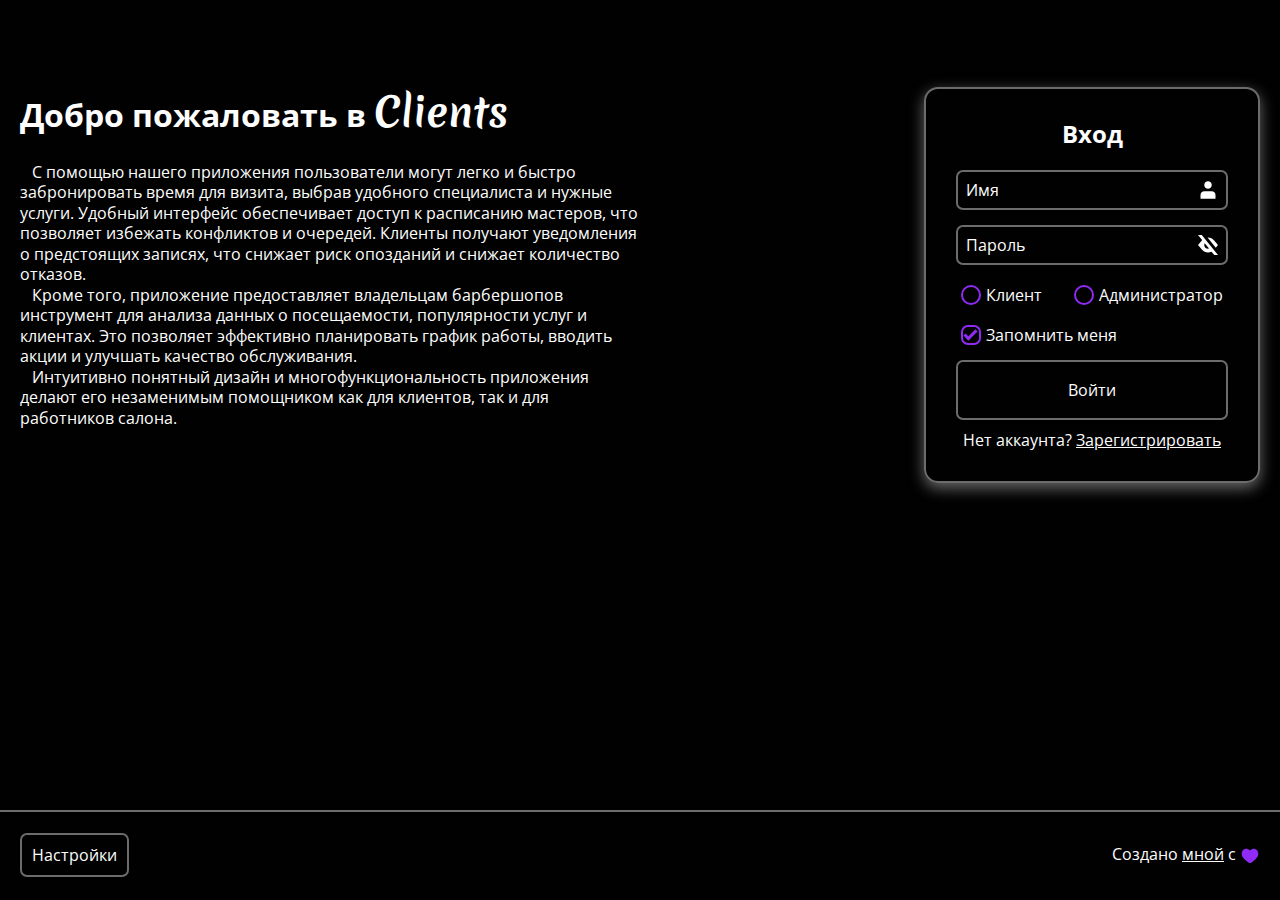
<file: index.html>
<!doctype html><html lang="ru"><head><meta charset="UTF-8"/><meta name="viewport" content="width=device-width,initial-scale=1,maximum-scale=1,minimum-scale=1,user-scalable=no"/><meta http-equiv="X-UA-Compatible" content="IE=edge"/><meta name="author" content="Evgeny Stepanov"/><meta name="description" content="Pet project for recording clients in a barbershop. It's written in vanilla javascript."/><link rel="apple-touch-icon" sizes="180x180" href="img/1e07f0e271fbc16c24c8.png"/><link rel="icon" type="image/png" sizes="32x32" href="img/b6bbb7440bc877f6a70d.png"/><link rel="icon" type="image/png" sizes="16x16" href="img/12bed60981d027273f58.png"/><title>Clients&nbsp;&nbsp;|&nbsp;&nbsp;Привет! &#128075;</title><script defer="defer" src="index.40b0e628b3193f64f2f0.js"></script><link href="index.e3f4872a7a3e73ae7aa9.css" rel="stylesheet"></head><body class="container"><main class="auth"><section class="auth__info info fade-in-left"><h1 class="info__title">Добро пожаловать в <span lang="en" data-recolored-text="Clients">Clients</span></h1><div class="info__text-wrapper"><p class="info__text">&ensp; С помощью нашего приложения пользователи могут легко и быстро забронировать время для визита, выбрав удобного специалиста и нужные услуги. Удобный интерфейс обеспечивает доступ к расписанию мастеров, что позволяет избежать конфликтов и очередей. Клиенты получают уведомления о предстоящих записях, что снижает риск опозданий и снижает количество отказов.<br/>&ensp; Кроме того, приложение предоставляет владельцам барбершопов инструмент для анализа данных о посещаемости, популярности услуг и клиентах. Это позволяет эффективно планировать график работы, вводить акции и улучшать качество обслуживания.<br/>&ensp; Интуитивно понятный дизайн и многофункциональность приложения делают его незаменимым помощником как для клиентов, так и для работников салона.</p><p class="info__text-mobile">&ensp; С помощью нашего приложения пользователи могут легко и быстро забронировать время для визита, выбрав удобного специалиста и нужные услуги... <button class="info__text-mobile-show-button button" type="button">Читать полностью</button></p></div></section><section class="auth__forms fade-in-right"><h2 class="visually-hidden">Формы для входа и регистрации</h2><form class="auth__form form" data-form="login" novalidate><h3 class="form__title">Вход</h3><p class="form__field-name" data-input="parent"><label for="name-login" class="visually-hidden">Введите имя для входа</label> <input name="name-login" id="name-login" placeholder="Имя" required minlength="2" maxlength="15" pattern="^[а-яА-ЯёЁ]+$" title="Имя должно быть длиной от 2 до 15 символов и состоять только из кириллицы (русский алфавит)."/> <span class="form__field-control-icon"><svg width="30px" height="30px" viewBox="0 0 16 16" fill="none" xmlns="http://www.w3.org/2000/svg"><path d="M8 7C9.65685 7 11 5.65685 11 4C11 2.34315 9.65685 1 8 1C6.34315 1 5 2.34315 5 4C5 5.65685 6.34315 7 8 7Z" fill="#000000"/><path d="M14 12C14 10.3431 12.6569 9 11 9H5C3.34315 9 2 10.3431 2 12V15H14V12Z" fill="#000000"/></svg> </span><span class="form__field-error"></span></p><p class="form__field-password" data-input="parent"><label for="password-login" class="visually-hidden">Введите пароль для входа</label> <input type="password" name="password-login" id="password-login" placeholder="Пароль" data-input-password required minlength="4" maxlength="15" pattern="\d*" title="Пароль должен быть длиной от 4 до 15 символов и состоять только из цифр."/> <span class="form__field-control-icon"><svg width="30px" height="30px" viewBox="0 0 16 16" fill="none" xmlns="http://www.w3.org/2000/svg" data-eye="closed"><path fill-rule="evenodd" clip-rule="evenodd" d="M16 16H13L10.8368 13.3376C9.96488 13.7682 8.99592 14 8 14C6.09909 14 4.29638 13.1557 3.07945 11.6953L0 8L3.07945 4.30466C3.14989 4.22013 3.22229 4.13767 3.29656 4.05731L0 0H3L16 16ZM5.35254 6.58774C5.12755 7.00862 5 7.48941 5 8C5 9.65685 6.34315 11 8 11C8.29178 11 8.57383 10.9583 8.84053 10.8807L5.35254 6.58774Z" fill="#000000"/><path d="M16 8L14.2278 10.1266L7.63351 2.01048C7.75518 2.00351 7.87739 2 8 2C9.90091 2 11.7036 2.84434 12.9206 4.30466L16 8Z" fill="#000000"/></svg> <svg width="30px" height="30px" viewBox="0 0 16 16" fill="none" xmlns="http://www.w3.org/2000/svg" data-eye="open" class="form__field-control-icon-svg--is-hidden"><path fill-rule="evenodd" clip-rule="evenodd" d="M0 8L3.07945 4.30466C4.29638 2.84434 6.09909 2 8 2C9.90091 2 11.7036 2.84434 12.9206 4.30466L16 8L12.9206 11.6953C11.7036 13.1557 9.90091 14 8 14C6.09909 14 4.29638 13.1557 3.07945 11.6953L0 8ZM8 11C9.65685 11 11 9.65685 11 8C11 6.34315 9.65685 5 8 5C6.34315 5 5 6.34315 5 8C5 9.65685 6.34315 11 8 11Z" fill="#000000"/></svg> </span><span class="form__field-error"></span></p><fieldset class="form__radios"><legend class="visually-hidden">Кто вы?</legend><div class="form__radio-items-wrapper"><p><input type="radio" name="who-login" id="client-login" value="client" required/> <label for="client-login" class="form__radio-label">Клиент</label></p><p><input type="radio" name="who-login" id="admin-login" value="admin" required/> <label for="admin-login" class="form__radio-label">Администратор</label></p></div><span class="form__field-error"></span></fieldset><p class="form__checkbox"><input type="checkbox" name="remember-login" id="remember-login" checked="checked"/> <label for="remember-login" class="form__checkbox-label">Запомнить меня</label></p><button class="button no-transition" type="submit">Войти</button><p class="form__form-change-button-wrapper">Нет аккаунта? <a href="#" class="no-transition">Зарегистрировать</a></p></form><form class="auth__form form form--is-hidden" data-form="registration" novalidate><h3 class="form__title">Регистрация</h3><p class="form__field-name" data-input="parent"><label for="name-registration" class="visually-hidden">Введите имя для регистрации</label> <input name="name-registration" id="name-registration" placeholder="Имя" required minlength="2" maxlength="15" pattern="^[а-яА-ЯёЁ]+$" title="Имя должно быть длиной от 2 до 15 символов и состоять только из кириллицы (русский алфавит)."/> <span class="form__field-control-icon"><svg width="30px" height="30px" viewBox="0 0 16 16" fill="none" xmlns="http://www.w3.org/2000/svg"><path d="M8 7C9.65685 7 11 5.65685 11 4C11 2.34315 9.65685 1 8 1C6.34315 1 5 2.34315 5 4C5 5.65685 6.34315 7 8 7Z" fill="#000000"/><path d="M14 12C14 10.3431 12.6569 9 11 9H5C3.34315 9 2 10.3431 2 12V15H14V12Z" fill="#000000"/></svg> </span><span class="form__field-error"></span></p><p class="form__field-password" data-input="parent"><label for="password-registration" class="visually-hidden">Введите пароль для регистрации</label> <input type="password" name="password-registration" id="password-registration" placeholder="Пароль" data-input-password required minlength="4" maxlength="15" pattern="\d*" title="Пароль должен быть длиной от 4 до 15 символов и состоять только из цифр."/> <span class="form__field-control-icon"><svg width="30px" height="30px" viewBox="0 0 16 16" fill="none" xmlns="http://www.w3.org/2000/svg" data-eye="closed"><path fill-rule="evenodd" clip-rule="evenodd" d="M16 16H13L10.8368 13.3376C9.96488 13.7682 8.99592 14 8 14C6.09909 14 4.29638 13.1557 3.07945 11.6953L0 8L3.07945 4.30466C3.14989 4.22013 3.22229 4.13767 3.29656 4.05731L0 0H3L16 16ZM5.35254 6.58774C5.12755 7.00862 5 7.48941 5 8C5 9.65685 6.34315 11 8 11C8.29178 11 8.57383 10.9583 8.84053 10.8807L5.35254 6.58774Z" fill="#000000"/><path d="M16 8L14.2278 10.1266L7.63351 2.01048C7.75518 2.00351 7.87739 2 8 2C9.90091 2 11.7036 2.84434 12.9206 4.30466L16 8Z" fill="#000000"/></svg> <svg width="30px" height="30px" viewBox="0 0 16 16" fill="none" xmlns="http://www.w3.org/2000/svg" data-eye="open" class="form__field-control-icon-svg--is-hidden"><path fill-rule="evenodd" clip-rule="evenodd" d="M0 8L3.07945 4.30466C4.29638 2.84434 6.09909 2 8 2C9.90091 2 11.7036 2.84434 12.9206 4.30466L16 8L12.9206 11.6953C11.7036 13.1557 9.90091 14 8 14C6.09909 14 4.29638 13.1557 3.07945 11.6953L0 8ZM8 11C9.65685 11 11 9.65685 11 8C11 6.34315 9.65685 5 8 5C6.34315 5 5 6.34315 5 8C5 9.65685 6.34315 11 8 11Z" fill="#000000"/></svg> </span><span class="form__field-error"></span></p><fieldset class="form__radios"><legend class="visually-hidden">Кто Вы?</legend><div class="form__radio-items-wrapper"><p><input type="radio" name="who-registration" id="client-registration" value="client" required/> <label for="client-registration" class="form__radio-label">Клиент</label></p><p><input type="radio" name="who-registration" id="admin-registration" value="admin" required/> <label for="admin-registration" class="form__radio-label">Администратор</label></p></div><span class="form__field-error"></span></fieldset><p class="form__checkbox"><input type="checkbox" name="remember-registration" id="remember-registration" checked="checked"/> <label for="remember-registration" class="form__checkbox-label">Запомнить меня</label></p><button type="submit" class="button">Зарегистрировать</button><p class="form__form-change-button-wrapper">Есть аккаунт? <a href="#">Войти</a></p></form></section></main><footer class="footer"><div class="footer__settings-wrapper fade-in-bottom"><button type="button" class="footer__show-settings-button button no-transition">Настройки</button><div class="footer__settings settings no-transition"><div class="settings__font-size"><label for="font-size">Размер текста</label> <input type="range" id="font-size" name="font-size" min="14" max="18" step="2" value="16"/> <span class="settings__font-size-value">16</span></div><div class="settings__theme-switcher-wrapper"><p class="settings__theme-switcher-title">Цвет темы</p><label class="settings__theme-switcher"><input type="checkbox" id="theme-color"/> <span class="settings__theme-switcher-slider"></span></label> <svg xmlns="http://www.w3.org/2000/svg" xmlns:xlink="http://www.w3.org/1999/xlink" width="30px" height="30px" viewBox="0 0 64 64" enable-background="new 0 0 64 64" xml:space="preserve" fill="#fefefe" stroke="#fefefe"><g stroke-width="0"/><g stroke-linecap="round" stroke-linejoin="round"/><g><g><circle fill-rule="evenodd" clip-rule="evenodd" fill="#fefefe" cx="32.003" cy="32.005" r="16.001"/><path fill-rule="evenodd" clip-rule="evenodd" fill="#fefefe" d="M12.001,31.997c0-2.211-1.789-4-4-4H4c-2.211,0-4,1.789-4,4 s1.789,4,4,4h4C10.212,35.997,12.001,34.208,12.001,31.997z"/><path fill-rule="evenodd" clip-rule="evenodd" fill="#fefefe" d="M12.204,46.139l-2.832,2.833c-1.563,1.562-1.563,4.094,0,5.656 c1.562,1.562,4.094,1.562,5.657,0l2.833-2.832c1.562-1.562,1.562-4.095,0-5.657C16.298,44.576,13.767,44.576,12.204,46.139z"/><path fill-rule="evenodd" clip-rule="evenodd" fill="#fefefe" d="M32.003,51.999c-2.211,0-4,1.789-4,4V60c0,2.211,1.789,4,4,4 s4-1.789,4-4l-0.004-4.001C36.003,53.788,34.21,51.999,32.003,51.999z"/><path fill-rule="evenodd" clip-rule="evenodd" fill="#fefefe" d="M51.798,46.143c-1.559-1.566-4.091-1.566-5.653-0.004 s-1.562,4.095,0,5.657l2.829,2.828c1.562,1.57,4.094,1.562,5.656,0s1.566-4.09,0-5.656L51.798,46.143z"/><path fill-rule="evenodd" clip-rule="evenodd" fill="#fefefe" d="M60.006,27.997l-4.009,0.008 c-2.203-0.008-3.992,1.781-3.992,3.992c-0.008,2.211,1.789,4,3.992,4h4.001c2.219,0.008,4-1.789,4-4 C64.002,29.79,62.217,27.997,60.006,27.997z"/><path fill-rule="evenodd" clip-rule="evenodd" fill="#fefefe" d="M51.798,17.859l2.828-2.829c1.574-1.566,1.562-4.094,0-5.657 c-1.559-1.567-4.09-1.567-5.652-0.004l-2.829,2.836c-1.562,1.555-1.562,4.086,0,5.649C47.699,19.426,50.239,19.418,51.798,17.859z"/><path fill-rule="evenodd" clip-rule="evenodd" fill="#fefefe" d="M32.003,11.995c2.207,0.016,4-1.789,4-3.992v-4 c0-2.219-1.789-4-4-4c-2.211-0.008-4,1.781-4,3.993l0.008,4.008C28.003,10.206,29.792,11.995,32.003,11.995z"/><path fill-rule="evenodd" clip-rule="evenodd" fill="#fefefe" d="M12.212,17.855c1.555,1.562,4.079,1.562,5.646-0.004 c1.574-1.551,1.566-4.09,0.008-5.649l-2.829-2.828c-1.57-1.571-4.094-1.559-5.657,0c-1.575,1.559-1.575,4.09-0.012,5.653 L12.212,17.855z"/></g></g></svg></div></div></div><div class="footer__contacts-wrapper fade-in-bottom"><p>Создано <button type="button" class="footer__show-contacts-button no-transition">мной</button> c <svg width="30px" height="30px" viewBox="0 0 24 24" fill="none" xmlns="http://www.w3.org/2000/svg"><g stroke-width="0"/><g stroke-linecap="round" stroke-linejoin="round"/><g><path d="M2 9.1371C2 14 6.01943 16.5914 8.96173 18.9109C10 19.7294 11 20.5 12 20.5C13 20.5 14 19.7294 15.0383 18.9109C17.9806 16.5914 22 14 22 9.1371C22 4.27416 16.4998 0.825464 12 5.50063C7.50016 0.825464 2 4.27416 2 9.1371Z" fill="#fb3a46"/></g></svg></p><div class="footer__contacts contacts no-transition"><ul class="contacts__list"><li class="contacts__list-item"><a href="mailto:evge.stepanov@mail.ru" class="contacts__list-item-link" target="_blank" title="Email"><svg height="40px" width="40px" xmlns="http://www.w3.org/2000/svg" xmlns:xlink="http://www.w3.org/1999/xlink" viewBox="0 0 512 512" xml:space="preserve"><g><path class="st0" d="M510.678,112.275c-2.308-11.626-7.463-22.265-14.662-31.054c-1.518-1.915-3.104-3.63-4.823-5.345
							c-12.755-12.818-30.657-20.814-50.214-20.814H71.021c-19.557,0-37.395,7.996-50.21,20.814c-1.715,1.715-3.301,3.43-4.823,5.345
							C8.785,90.009,3.63,100.649,1.386,112.275C0.464,116.762,0,121.399,0,126.087V385.92c0,9.968,2.114,19.55,5.884,28.203
							c3.497,8.26,8.653,15.734,14.926,22.001c1.59,1.586,3.169,3.044,4.892,4.494c12.286,10.175,28.145,16.32,45.319,16.32h369.958
							c17.18,0,33.108-6.145,45.323-16.384c1.718-1.386,3.305-2.844,4.891-4.43c6.27-6.267,11.425-13.741,14.994-22.001v-0.064
							c3.769-8.653,5.812-18.171,5.812-28.138V126.087C512,121.399,511.543,116.762,510.678,112.275z M46.509,101.571
							c6.345-6.338,14.866-10.175,24.512-10.175h369.958c9.646,0,18.242,3.837,24.512,10.175c1.122,1.129,2.179,2.387,3.112,3.637
							L274.696,274.203c-5.348,4.687-11.954,7.002-18.696,7.002c-6.674,0-13.276-2.315-18.695-7.002L43.472,105.136
							C44.33,103.886,45.387,102.7,46.509,101.571z M36.334,385.92V142.735L176.658,265.15L36.405,387.435
							C36.334,386.971,36.334,386.449,36.334,385.92z M440.979,420.597H71.021c-6.281,0-12.158-1.651-17.174-4.552l147.978-128.959
							l13.815,12.018c11.561,10.046,26.028,15.134,40.36,15.134c14.406,0,28.872-5.088,40.432-15.134l13.808-12.018l147.92,128.959
							C453.137,418.946,447.26,420.597,440.979,420.597z M475.666,385.92c0,0.529,0,1.051-0.068,1.515L335.346,265.221L475.666,142.8
							V385.92z"/></g></svg></a></li><li class="contacts__list-item"><a href="https://vk.com/id708450206" class="contacts__list-item-link" target="_blank" title="ВКонтакте"><svg fill="#000000" width="40px" height="40px" viewBox="0 0 24 24" xmlns="http://www.w3.org/2000/svg"><path d="m23.456 5.784c-.27.849-.634 1.588-1.09 2.259l.019-.03q-.672 1.12-1.605 2.588-.8 1.159-.847 1.2c-.138.173-.234.385-.267.618l-.001.007c.027.212.125.397.268.535l.4.446q3.21 3.299 3.611 4.548c.035.092.055.198.055.309 0 .194-.062.373-.167.52l.002-.003c-.176.181-.422.293-.694.293-.03 0-.061-.001-.09-.004h.004-2.631c-.001 0-.003 0-.005 0-.337 0-.647-.118-.89-.314l.003.002c-.354-.291-.669-.606-.951-.948l-.009-.012q-.691-.781-1.226-1.315-1.782-1.694-2.63-1.694c-.021-.002-.045-.003-.07-.003-.165 0-.319.051-.446.138l.003-.002c-.104.13-.167.298-.167.479 0 .036.002.07.007.105v-.004c-.027.314-.043.679-.043 1.048 0 .119.002.237.005.355v-.017 1.159c.01.047.016.101.016.156 0 .242-.11.458-.282.601l-.001.001c-.387.177-.839.281-1.316.281-.102 0-.202-.005-.301-.014l.013.001c-1.574-.03-3.034-.491-4.275-1.268l.035.02c-1.511-.918-2.763-2.113-3.717-3.525l-.027-.042c-.906-1.202-1.751-2.56-2.471-3.992l-.07-.154c-.421-.802-.857-1.788-1.233-2.802l-.06-.185c-.153-.456-.264-.986-.31-1.535l-.002-.025q0-.758.892-.758h2.63c.024-.002.052-.003.081-.003.248 0 .477.085.658.228l-.002-.002c.2.219.348.488.421.788l.003.012c.484 1.367.997 2.515 1.587 3.615l-.067-.137c.482.97 1.015 1.805 1.623 2.576l-.023-.031q.8.982 1.248.982c.009.001.02.001.032.001.148 0 .277-.08.347-.2l.001-.002c.074-.19.117-.411.117-.641 0-.049-.002-.098-.006-.146v.006-3.879c-.021-.457-.133-.884-.32-1.267l.008.019c-.124-.264-.273-.492-.45-.695l.003.004c-.164-.164-.276-.379-.311-.619l-.001-.006c0-.17.078-.323.2-.423l.001-.001c.121-.111.283-.178.46-.178h.008 4.146c.022-.003.047-.004.073-.004.195 0 .37.088.486.226l.001.001c.103.188.164.413.164.651 0 .038-.002.075-.005.112v-.005 5.173c-.002.024-.003.052-.003.08 0 .184.051.357.139.504l-.002-.004c.073.108.195.178.333.178h.001c.176-.012.336-.07.471-.162l-.003.002c.272-.187.506-.4.709-.641l.004-.005c.607-.686 1.167-1.444 1.655-2.25l.039-.07c.344-.57.716-1.272 1.053-1.993l.062-.147.446-.892c.155-.446.571-.76 1.06-.76.019 0 .038 0 .057.001h-.003 2.631q1.066 0 .8.981z"/></svg></a></li><li class="contacts__list-item"><a href="https://github.com/Evgeny-Stepanov?tab=repositories" class="contacts__list-item-link" target="_blank" title="Github"><svg fill="#000000" width="40px" height="40px" viewBox="0 0 1920 1920" xmlns="http://www.w3.org/2000/svg"><path d="M1873.256 674.212c0-122.468-35.728-230.622-106.325-321.88 15.712-57.683 32.5-171.972-20.77-313.703-5.596-15.066-17.864-26.796-33.146-32.07-19.155-6.564-122.144-30.347-328.552 110.953-84.157-22.169-172.94-33.576-264.844-34.114-91.582.538-180.366 11.945-264.306 34.114C648.689-23.68 545.7-.005 526.437 6.56c-15.282 5.165-27.55 17.003-33.146 32.177-53.162 141.623-36.374 255.912-20.555 313.594-70.704 91.582-106.54 199.629-106.54 321.88 0 422.826 221.905 557.131 432.188 605.666-46.49 50.903-95.24 125.158-105.68 219.537-71.78 26.044-257.633 78.13-325.109-44.015-3.013-5.596-73.394-137.641-215.017-148.08-25.075 1.184-84.587 4.305-101.052 54.346-18.51 55.961 39.495 97.716 67.906 117.41.538.323 55.745 31.962 93.841 132.045.969 4.628 23.783 114.72 134.951 181.55 87.492 52.731 202.319 63.493 341.252 32.284 0 23.46-.323 48.212-.43 63.386l-.324 31.101H796.34l.215-29.81c1.937-161.532 2.045-164.653-30.778-181.656-12.484-6.457-27.012-7.964-40.356-3.659-136.243 41.002-246.98 40.033-320.052-2.798-70.488-41.54-85.985-108.908-88.89-119.67-3.875-10.653-8.072-20.662-12.269-30.24 126.987 145.713 372.138 77.161 463.289 33.792 18.833-8.825 30.778-27.765 30.778-48.535 0-149.372 148.295-244.182 149.802-245.15 19.371-12.16 28.949-35.19 23.998-57.36-4.95-22.276-23.352-39.065-46.06-41.755-223.626-26.796-452.204-109.338-452.204-518.388 0-106.325 33.577-198.983 99.76-275.175 12.915-15.067 16.681-36.052 9.579-54.562-9.793-25.397-36.482-112.782-.323-234.819 35.729 4.09 110.845 24.321 231.16 110.307 13.344 9.578 30.455 12.376 46.383 7.856 80.497-23.568 170.356-36.267 259.248-36.805 89.321.538 179.073 13.237 259.786 36.805 15.927 4.52 32.93 1.722 46.382-7.856 121.176-86.631 196.4-106.433 230.73-110.63 36.482 122.145 9.793 209.745 0 235.142-7.21 18.51-3.444 39.603 9.578 54.562 66.076 75.977 99.545 168.527 99.545 275.175 0 409.157-229.115 491.161-453.173 517.527-20.985 2.475-38.634 16.896-44.984 37.02-6.456 20.017-.538 42.078 15.067 56.284 6.35 5.703 14.958 12.483 25.074 20.231 51.333 39.28 137.211 105.034 137.211 259.571 0 85.448-1.399 354.273-1.399 354.273l107.617.539s1.399-269.257 1.399-354.812c0-141.838-56.499-229.976-110.845-285.937 210.39-48.427 431.65-182.517 431.65-604.696" fill-rule="evenodd"/></svg></a></li><li class="contacts__list-item"><a href="https://t.me/stepanov_dev" class="contacts__list-item-link" target="_blank" title="Телеграм"><svg width="40px" height="40px" viewBox="0 0 48 48" xmlns="http://www.w3.org/2000/svg"><path class="cls-1" d="M40.83,8.48c1.14,0,2,1,1.54,2.86l-5.58,26.3c-.39,1.87-1.52,2.32-3.08,1.45L20.4,29.26a.4.4,0,0,1,0-.65L35.77,14.73c.7-.62-.15-.92-1.07-.36L15.41,26.54a.46.46,0,0,1-.4.05L6.82,24C5,23.47,5,22.22,7.23,21.33L40,8.69a2.16,2.16,0,0,1,.83-.21Z"/></svg></a></li></ul></div></div></footer><div class="notification"></div></body></html>
</file>
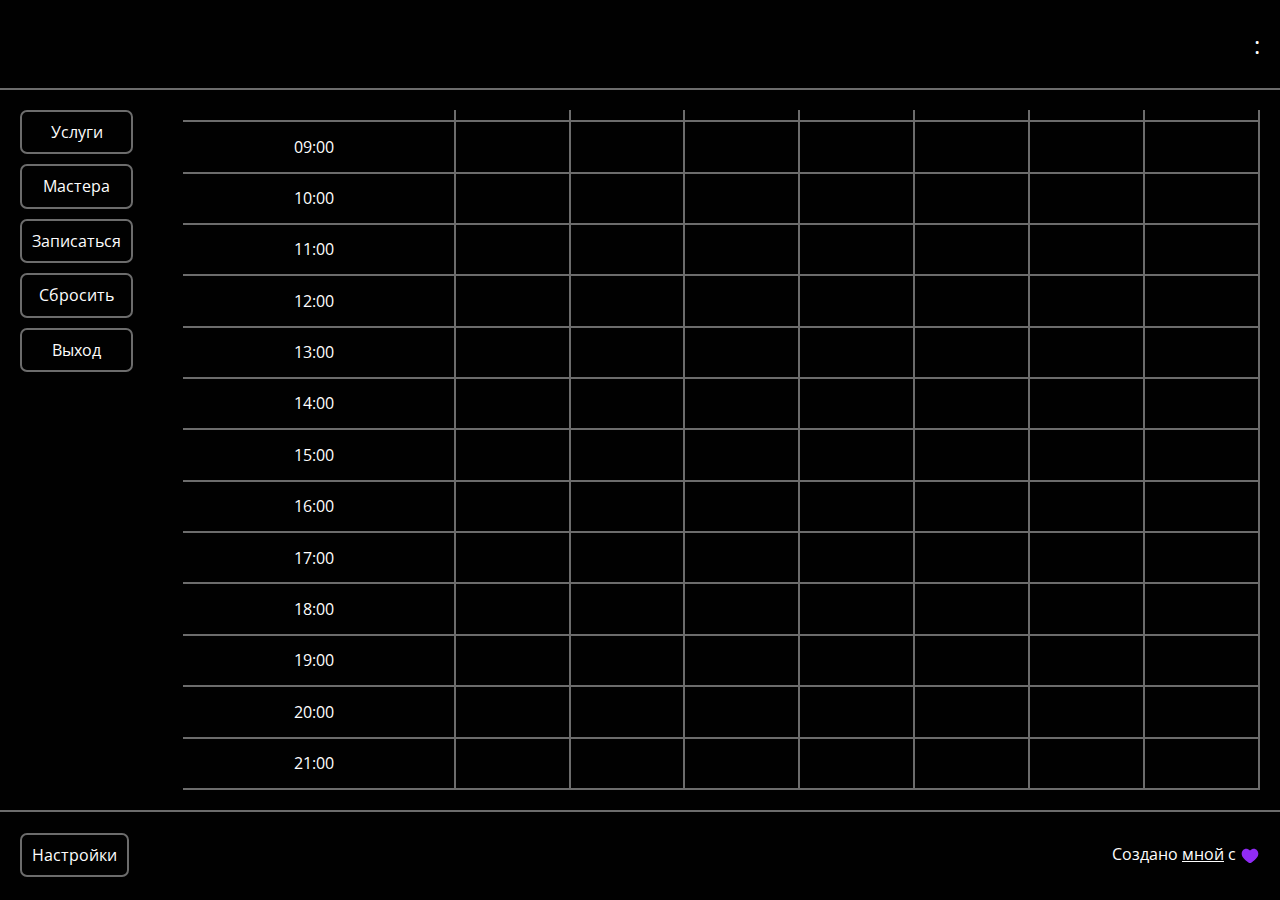
<file: app.html>
<!doctype html><html lang="ru"><head><meta charset="UTF-8"/><meta name="viewport" content="width=device-width,initial-scale=1,maximum-scale=1,minimum-scale=1,user-scalable=no"/><meta http-equiv="X-UA-Compatible" content="IE=edge"/><meta name="author" content="Evgeny Stepanov"/><meta name="description" content="Pet project for recording clients in a barbershop. It's written in vanilla javascript."/><link rel="apple-touch-icon" sizes="180x180" href="img/1e07f0e271fbc16c24c8.png"/><link rel="icon" type="image/png" sizes="32x32" href="img/b6bbb7440bc877f6a70d.png"/><link rel="icon" type="image/png" sizes="16x16" href="img/12bed60981d027273f58.png"/><title>Clients&nbsp;&nbsp;|&nbsp;&nbsp;</title><script defer="defer" src="app.05a6565bf68fa8a7eedd.js"></script><link href="app.bab9916d8e9519313bf8.css" rel="stylesheet"></head><body class="app container"><aside class="app__aside aside"><div class="aside__contacts fade-in-top"></div><div class="aside__time-and-date time-and-date fade-in-top"><div class="time-and-date__time"><span class="time-and-date__time-hours"></span> : <span class="time-and-date__time-minutes"></span></div><div class="time-and-date__date"></div></div></aside><main class="app__main"><ul class="app__main-actions actions actions-list fade-in-left"><li class="actions-list-item"><button class="actions-list-item__button button" type="button" data-action-button="services">Услуги</button></li><li class="actions-list-item"><button class="actions-list-item__button button" type="button" data-action-button="masters">Мастера</button></li><li class="actions-list-item"><button class="actions-list-item__button button" type="button" data-action-button="createAppointment">Записаться</button></li><li class="actions-list-item"><button class="actions-list-item__button button" type="button" data-action-button="reset">Сбросить</button></li><li class="actions-list-item"><button class="actions-list-item__button button" type="button" data-action-button="logout">Выход</button></li></ul><div class="app__main-actions-mobile-wrapper"><h1 class="app__main-actions-mobile-title"><span lang="en" data-recolored-text="Clients">Clients</span></h1><button class="app__main-actions-mobile-menu-button" type="button"></button><ul class="app__main-actions-mobile actions actions-list"><li class="actions-list-item"><button class="actions-list-item__button button" type="button" data-mobile-action-button="services">Услуги</button></li><li class="actions-list-item"><button class="actions-list-item__button button" type="button" data-mobile-action-button="masters">Мастера</button></li><li class="actions-list-item"><button class="actions-list-item__button button" type="button" data-mobile-action-button="createAppointment">Записаться</button></li><li class="actions-list-item"><button class="actions-list-item__button button" type="button" data-mobile-action-button="reset">Сбросить</button></li><li class="actions-list-item"><button class="actions-list-item__button button" type="button" data-mobile-action-button="logout">Выход</button></li></ul><div class="app__main-actions-mobile-backdrop"></div></div><div class="app__main-schedule schedule fade-in-right"><table><caption class="visually-hidden">Расписание записей</caption><thead><tr><td></td><th class="schedule-column-header"><span class="schedule-column-header__month-day"></span> <span class="schedule-column-header__week-day"></span></th><th class="schedule-column-header"><span class="schedule-column-header__month-day"></span> <span class="schedule-column-header__week-day"></span></th><th class="schedule-column-header"><span class="schedule-column-header__month-day"></span> <span class="schedule-column-header__week-day"></span></th><th class="schedule-column-header"><span class="schedule-column-header__month-day"></span> <span class="schedule-column-header__week-day"></span></th><th class="schedule-column-header"><span class="schedule-column-header__month-day"></span> <span class="schedule-column-header__week-day"></span></th><th class="schedule-column-header"><span class="schedule-column-header__month-day"></span> <span class="schedule-column-header__week-day"></span></th><th class="schedule-column-header"><span class="schedule-column-header__month-day"></span> <span class="schedule-column-header__week-day"></span></th></tr></thead><tbody><tr><th class="schedule-row-header">09:00</th><td data-table-time="09-00"><div></div></td><td data-table-time="09-00"><div></div></td><td data-table-time="09-00"><div></div></td><td data-table-time="09-00"><div></div></td><td data-table-time="09-00"><div></div></td><td data-table-time="09-00"><div></div></td><td data-table-time="09-00"><div></div></td></tr><tr><th class="schedule-row-header">10:00</th><td data-table-time="10-00"><div></div></td><td data-table-time="10-00"><div></div></td><td data-table-time="10-00"><div></div></td><td data-table-time="10-00"><div></div></td><td data-table-time="10-00"><div></div></td><td data-table-time="10-00"><div></div></td><td data-table-time="10-00"><div></div></td></tr><tr><th class="schedule-row-header">11:00</th><td data-table-time="11-00"><div></div></td><td data-table-time="11-00"><div></div></td><td data-table-time="11-00"><div></div></td><td data-table-time="11-00"><div></div></td><td data-table-time="11-00"><div></div></td><td data-table-time="11-00"><div></div></td><td data-table-time="11-00"><div></div></td></tr><tr><th class="schedule-row-header">12:00</th><td data-table-time="12-00"><div></div></td><td data-table-time="12-00"><div></div></td><td data-table-time="12-00"><div></div></td><td data-table-time="12-00"><div></div></td><td data-table-time="12-00"><div></div></td><td data-table-time="12-00"><div></div></td><td data-table-time="12-00"><div></div></td></tr><tr><th class="schedule-row-header">13:00</th><td data-table-time="13-00"><div></div></td><td data-table-time="13-00"><div></div></td><td data-table-time="13-00"><div></div></td><td data-table-time="13-00"><div></div></td><td data-table-time="13-00"><div></div></td><td data-table-time="13-00"><div></div></td><td data-table-time="13-00"><div></div></td></tr><tr><th class="schedule-row-header">14:00</th><td data-table-time="14-00"><div></div></td><td data-table-time="14-00"><div></div></td><td data-table-time="14-00"><div></div></td><td data-table-time="14-00"><div></div></td><td data-table-time="14-00"><div></div></td><td data-table-time="14-00"><div></div></td><td data-table-time="14-00"><div></div></td></tr><tr><th class="schedule-row-header">15:00</th><td data-table-time="15-00"><div></div></td><td data-table-time="15-00"><div></div></td><td data-table-time="15-00"><div></div></td><td data-table-time="15-00"><div></div></td><td data-table-time="15-00"><div></div></td><td data-table-time="15-00"><div></div></td><td data-table-time="15-00"><div></div></td></tr><tr><th class="schedule-row-header">16:00</th><td data-table-time="16-00"><div></div></td><td data-table-time="16-00"><div></div></td><td data-table-time="16-00"><div></div></td><td data-table-time="16-00"><div></div></td><td data-table-time="16-00"><div></div></td><td data-table-time="16-00"><div></div></td><td data-table-time="16-00"><div></div></td></tr><tr><th class="schedule-row-header">17:00</th><td data-table-time="17-00"><div></div></td><td data-table-time="17-00"><div></div></td><td data-table-time="17-00"><div></div></td><td data-table-time="17-00"><div></div></td><td data-table-time="17-00"><div></div></td><td data-table-time="17-00"><div></div></td><td data-table-time="17-00"><div></div></td></tr><tr><th class="schedule-row-header">18:00</th><td data-table-time="18-00"><div></div></td><td data-table-time="18-00"><div></div></td><td data-table-time="18-00"><div></div></td><td data-table-time="18-00"><div></div></td><td data-table-time="18-00"><div></div></td><td data-table-time="18-00"><div></div></td><td data-table-time="18-00"><div></div></td></tr><tr><th class="schedule-row-header">19:00</th><td data-table-time="19-00"><div></div></td><td data-table-time="19-00"><div></div></td><td data-table-time="19-00"><div></div></td><td data-table-time="19-00"><div></div></td><td data-table-time="19-00"><div></div></td><td data-table-time="19-00"><div></div></td><td data-table-time="19-00"><div></div></td></tr><tr><th class="schedule-row-header">20:00</th><td data-table-time="20-00"><div></div></td><td data-table-time="20-00"><div></div></td><td data-table-time="20-00"><div></div></td><td data-table-time="20-00"><div></div></td><td data-table-time="20-00"><div></div></td><td data-table-time="20-00"><div></div></td><td data-table-time="20-00"><div></div></td></tr><tr><th class="schedule-row-header">21:00</th><td data-table-time="21-00"><div></div></td><td data-table-time="21-00"><div></div></td><td data-table-time="21-00"><div></div></td><td data-table-time="21-00"><div></div></td><td data-table-time="21-00"><div></div></td><td data-table-time="21-00"><div></div></td><td data-table-time="21-00"><div></div></td></tr></tbody></table></div></main><footer class="footer"><div class="footer__settings-wrapper fade-in-bottom"><button type="button" class="footer__show-settings-button button no-transition">Настройки</button><div class="footer__settings settings no-transition"><div class="settings__font-size"><label for="font-size">Размер текста</label> <input type="range" id="font-size" name="font-size" min="14" max="18" step="2" value="16"/> <span class="settings__font-size-value">16</span></div><div class="settings__theme-switcher-wrapper"><p class="settings__theme-switcher-title">Цвет темы</p><label class="settings__theme-switcher"><input type="checkbox" id="theme-color"/> <span class="settings__theme-switcher-slider"></span></label> <svg xmlns="http://www.w3.org/2000/svg" xmlns:xlink="http://www.w3.org/1999/xlink" width="30px" height="30px" viewBox="0 0 64 64" enable-background="new 0 0 64 64" xml:space="preserve" fill="#fefefe" stroke="#fefefe"><g stroke-width="0"/><g stroke-linecap="round" stroke-linejoin="round"/><g><g><circle fill-rule="evenodd" clip-rule="evenodd" fill="#fefefe" cx="32.003" cy="32.005" r="16.001"/><path fill-rule="evenodd" clip-rule="evenodd" fill="#fefefe" d="M12.001,31.997c0-2.211-1.789-4-4-4H4c-2.211,0-4,1.789-4,4 s1.789,4,4,4h4C10.212,35.997,12.001,34.208,12.001,31.997z"/><path fill-rule="evenodd" clip-rule="evenodd" fill="#fefefe" d="M12.204,46.139l-2.832,2.833c-1.563,1.562-1.563,4.094,0,5.656 c1.562,1.562,4.094,1.562,5.657,0l2.833-2.832c1.562-1.562,1.562-4.095,0-5.657C16.298,44.576,13.767,44.576,12.204,46.139z"/><path fill-rule="evenodd" clip-rule="evenodd" fill="#fefefe" d="M32.003,51.999c-2.211,0-4,1.789-4,4V60c0,2.211,1.789,4,4,4 s4-1.789,4-4l-0.004-4.001C36.003,53.788,34.21,51.999,32.003,51.999z"/><path fill-rule="evenodd" clip-rule="evenodd" fill="#fefefe" d="M51.798,46.143c-1.559-1.566-4.091-1.566-5.653-0.004 s-1.562,4.095,0,5.657l2.829,2.828c1.562,1.57,4.094,1.562,5.656,0s1.566-4.09,0-5.656L51.798,46.143z"/><path fill-rule="evenodd" clip-rule="evenodd" fill="#fefefe" d="M60.006,27.997l-4.009,0.008 c-2.203-0.008-3.992,1.781-3.992,3.992c-0.008,2.211,1.789,4,3.992,4h4.001c2.219,0.008,4-1.789,4-4 C64.002,29.79,62.217,27.997,60.006,27.997z"/><path fill-rule="evenodd" clip-rule="evenodd" fill="#fefefe" d="M51.798,17.859l2.828-2.829c1.574-1.566,1.562-4.094,0-5.657 c-1.559-1.567-4.09-1.567-5.652-0.004l-2.829,2.836c-1.562,1.555-1.562,4.086,0,5.649C47.699,19.426,50.239,19.418,51.798,17.859z"/><path fill-rule="evenodd" clip-rule="evenodd" fill="#fefefe" d="M32.003,11.995c2.207,0.016,4-1.789,4-3.992v-4 c0-2.219-1.789-4-4-4c-2.211-0.008-4,1.781-4,3.993l0.008,4.008C28.003,10.206,29.792,11.995,32.003,11.995z"/><path fill-rule="evenodd" clip-rule="evenodd" fill="#fefefe" d="M12.212,17.855c1.555,1.562,4.079,1.562,5.646-0.004 c1.574-1.551,1.566-4.09,0.008-5.649l-2.829-2.828c-1.57-1.571-4.094-1.559-5.657,0c-1.575,1.559-1.575,4.09-0.012,5.653 L12.212,17.855z"/></g></g></svg></div></div></div><div class="footer__contacts-wrapper fade-in-bottom"><p>Создано <button type="button" class="footer__show-contacts-button no-transition">мной</button> c <svg width="30px" height="30px" viewBox="0 0 24 24" fill="none" xmlns="http://www.w3.org/2000/svg"><g stroke-width="0"/><g stroke-linecap="round" stroke-linejoin="round"/><g><path d="M2 9.1371C2 14 6.01943 16.5914 8.96173 18.9109C10 19.7294 11 20.5 12 20.5C13 20.5 14 19.7294 15.0383 18.9109C17.9806 16.5914 22 14 22 9.1371C22 4.27416 16.4998 0.825464 12 5.50063C7.50016 0.825464 2 4.27416 2 9.1371Z" fill="#fb3a46"/></g></svg></p><div class="footer__contacts contacts no-transition"><ul class="contacts__list"><li class="contacts__list-item"><a href="mailto:evge.stepanov@mail.ru" class="contacts__list-item-link" target="_blank" title="Email"><svg height="40px" width="40px" xmlns="http://www.w3.org/2000/svg" xmlns:xlink="http://www.w3.org/1999/xlink" viewBox="0 0 512 512" xml:space="preserve"><g><path class="st0" d="M510.678,112.275c-2.308-11.626-7.463-22.265-14.662-31.054c-1.518-1.915-3.104-3.63-4.823-5.345
							c-12.755-12.818-30.657-20.814-50.214-20.814H71.021c-19.557,0-37.395,7.996-50.21,20.814c-1.715,1.715-3.301,3.43-4.823,5.345
							C8.785,90.009,3.63,100.649,1.386,112.275C0.464,116.762,0,121.399,0,126.087V385.92c0,9.968,2.114,19.55,5.884,28.203
							c3.497,8.26,8.653,15.734,14.926,22.001c1.59,1.586,3.169,3.044,4.892,4.494c12.286,10.175,28.145,16.32,45.319,16.32h369.958
							c17.18,0,33.108-6.145,45.323-16.384c1.718-1.386,3.305-2.844,4.891-4.43c6.27-6.267,11.425-13.741,14.994-22.001v-0.064
							c3.769-8.653,5.812-18.171,5.812-28.138V126.087C512,121.399,511.543,116.762,510.678,112.275z M46.509,101.571
							c6.345-6.338,14.866-10.175,24.512-10.175h369.958c9.646,0,18.242,3.837,24.512,10.175c1.122,1.129,2.179,2.387,3.112,3.637
							L274.696,274.203c-5.348,4.687-11.954,7.002-18.696,7.002c-6.674,0-13.276-2.315-18.695-7.002L43.472,105.136
							C44.33,103.886,45.387,102.7,46.509,101.571z M36.334,385.92V142.735L176.658,265.15L36.405,387.435
							C36.334,386.971,36.334,386.449,36.334,385.92z M440.979,420.597H71.021c-6.281,0-12.158-1.651-17.174-4.552l147.978-128.959
							l13.815,12.018c11.561,10.046,26.028,15.134,40.36,15.134c14.406,0,28.872-5.088,40.432-15.134l13.808-12.018l147.92,128.959
							C453.137,418.946,447.26,420.597,440.979,420.597z M475.666,385.92c0,0.529,0,1.051-0.068,1.515L335.346,265.221L475.666,142.8
							V385.92z"/></g></svg></a></li><li class="contacts__list-item"><a href="https://vk.com/id708450206" class="contacts__list-item-link" target="_blank" title="ВКонтакте"><svg fill="#000000" width="40px" height="40px" viewBox="0 0 24 24" xmlns="http://www.w3.org/2000/svg"><path d="m23.456 5.784c-.27.849-.634 1.588-1.09 2.259l.019-.03q-.672 1.12-1.605 2.588-.8 1.159-.847 1.2c-.138.173-.234.385-.267.618l-.001.007c.027.212.125.397.268.535l.4.446q3.21 3.299 3.611 4.548c.035.092.055.198.055.309 0 .194-.062.373-.167.52l.002-.003c-.176.181-.422.293-.694.293-.03 0-.061-.001-.09-.004h.004-2.631c-.001 0-.003 0-.005 0-.337 0-.647-.118-.89-.314l.003.002c-.354-.291-.669-.606-.951-.948l-.009-.012q-.691-.781-1.226-1.315-1.782-1.694-2.63-1.694c-.021-.002-.045-.003-.07-.003-.165 0-.319.051-.446.138l.003-.002c-.104.13-.167.298-.167.479 0 .036.002.07.007.105v-.004c-.027.314-.043.679-.043 1.048 0 .119.002.237.005.355v-.017 1.159c.01.047.016.101.016.156 0 .242-.11.458-.282.601l-.001.001c-.387.177-.839.281-1.316.281-.102 0-.202-.005-.301-.014l.013.001c-1.574-.03-3.034-.491-4.275-1.268l.035.02c-1.511-.918-2.763-2.113-3.717-3.525l-.027-.042c-.906-1.202-1.751-2.56-2.471-3.992l-.07-.154c-.421-.802-.857-1.788-1.233-2.802l-.06-.185c-.153-.456-.264-.986-.31-1.535l-.002-.025q0-.758.892-.758h2.63c.024-.002.052-.003.081-.003.248 0 .477.085.658.228l-.002-.002c.2.219.348.488.421.788l.003.012c.484 1.367.997 2.515 1.587 3.615l-.067-.137c.482.97 1.015 1.805 1.623 2.576l-.023-.031q.8.982 1.248.982c.009.001.02.001.032.001.148 0 .277-.08.347-.2l.001-.002c.074-.19.117-.411.117-.641 0-.049-.002-.098-.006-.146v.006-3.879c-.021-.457-.133-.884-.32-1.267l.008.019c-.124-.264-.273-.492-.45-.695l.003.004c-.164-.164-.276-.379-.311-.619l-.001-.006c0-.17.078-.323.2-.423l.001-.001c.121-.111.283-.178.46-.178h.008 4.146c.022-.003.047-.004.073-.004.195 0 .37.088.486.226l.001.001c.103.188.164.413.164.651 0 .038-.002.075-.005.112v-.005 5.173c-.002.024-.003.052-.003.08 0 .184.051.357.139.504l-.002-.004c.073.108.195.178.333.178h.001c.176-.012.336-.07.471-.162l-.003.002c.272-.187.506-.4.709-.641l.004-.005c.607-.686 1.167-1.444 1.655-2.25l.039-.07c.344-.57.716-1.272 1.053-1.993l.062-.147.446-.892c.155-.446.571-.76 1.06-.76.019 0 .038 0 .057.001h-.003 2.631q1.066 0 .8.981z"/></svg></a></li><li class="contacts__list-item"><a href="https://github.com/Evgeny-Stepanov?tab=repositories" class="contacts__list-item-link" target="_blank" title="Github"><svg fill="#000000" width="40px" height="40px" viewBox="0 0 1920 1920" xmlns="http://www.w3.org/2000/svg"><path d="M1873.256 674.212c0-122.468-35.728-230.622-106.325-321.88 15.712-57.683 32.5-171.972-20.77-313.703-5.596-15.066-17.864-26.796-33.146-32.07-19.155-6.564-122.144-30.347-328.552 110.953-84.157-22.169-172.94-33.576-264.844-34.114-91.582.538-180.366 11.945-264.306 34.114C648.689-23.68 545.7-.005 526.437 6.56c-15.282 5.165-27.55 17.003-33.146 32.177-53.162 141.623-36.374 255.912-20.555 313.594-70.704 91.582-106.54 199.629-106.54 321.88 0 422.826 221.905 557.131 432.188 605.666-46.49 50.903-95.24 125.158-105.68 219.537-71.78 26.044-257.633 78.13-325.109-44.015-3.013-5.596-73.394-137.641-215.017-148.08-25.075 1.184-84.587 4.305-101.052 54.346-18.51 55.961 39.495 97.716 67.906 117.41.538.323 55.745 31.962 93.841 132.045.969 4.628 23.783 114.72 134.951 181.55 87.492 52.731 202.319 63.493 341.252 32.284 0 23.46-.323 48.212-.43 63.386l-.324 31.101H796.34l.215-29.81c1.937-161.532 2.045-164.653-30.778-181.656-12.484-6.457-27.012-7.964-40.356-3.659-136.243 41.002-246.98 40.033-320.052-2.798-70.488-41.54-85.985-108.908-88.89-119.67-3.875-10.653-8.072-20.662-12.269-30.24 126.987 145.713 372.138 77.161 463.289 33.792 18.833-8.825 30.778-27.765 30.778-48.535 0-149.372 148.295-244.182 149.802-245.15 19.371-12.16 28.949-35.19 23.998-57.36-4.95-22.276-23.352-39.065-46.06-41.755-223.626-26.796-452.204-109.338-452.204-518.388 0-106.325 33.577-198.983 99.76-275.175 12.915-15.067 16.681-36.052 9.579-54.562-9.793-25.397-36.482-112.782-.323-234.819 35.729 4.09 110.845 24.321 231.16 110.307 13.344 9.578 30.455 12.376 46.383 7.856 80.497-23.568 170.356-36.267 259.248-36.805 89.321.538 179.073 13.237 259.786 36.805 15.927 4.52 32.93 1.722 46.382-7.856 121.176-86.631 196.4-106.433 230.73-110.63 36.482 122.145 9.793 209.745 0 235.142-7.21 18.51-3.444 39.603 9.578 54.562 66.076 75.977 99.545 168.527 99.545 275.175 0 409.157-229.115 491.161-453.173 517.527-20.985 2.475-38.634 16.896-44.984 37.02-6.456 20.017-.538 42.078 15.067 56.284 6.35 5.703 14.958 12.483 25.074 20.231 51.333 39.28 137.211 105.034 137.211 259.571 0 85.448-1.399 354.273-1.399 354.273l107.617.539s1.399-269.257 1.399-354.812c0-141.838-56.499-229.976-110.845-285.937 210.39-48.427 431.65-182.517 431.65-604.696" fill-rule="evenodd"/></svg></a></li><li class="contacts__list-item"><a href="https://t.me/stepanov_dev" class="contacts__list-item-link" target="_blank" title="Телеграм"><svg width="40px" height="40px" viewBox="0 0 48 48" xmlns="http://www.w3.org/2000/svg"><path class="cls-1" d="M40.83,8.48c1.14,0,2,1,1.54,2.86l-5.58,26.3c-.39,1.87-1.52,2.32-3.08,1.45L20.4,29.26a.4.4,0,0,1,0-.65L35.77,14.73c.7-.62-.15-.92-1.07-.36L15.41,26.54a.46.46,0,0,1-.4.05L6.82,24C5,23.47,5,22.22,7.23,21.33L40,8.69a2.16,2.16,0,0,1,.83-.21Z"/></svg></a></li></ul></div></div></footer><dialog class="app__modal modal" data-modal="delete"><div class="modal__content"><h2 class="visually-hidden"></h2><p></p><div class="modal__content-confirm-buttons"><button class="modal__content-confirm-button button button--black-text" type="button" data-confirm-button="yes">Да</button> <button class="modal__content-confirm-button button button--black-text" type="button" data-confirm-button="no">Нет</button></div><button class="modal__content-close-button" type="button" data-action-button="close"><svg xmlns="http://www.w3.org/2000/svg" width="50" height="50" viewBox="0 0 1024 1024"><path fill="#010101" fill-rule="evenodd" d="M512 64c247.4 0 448 200.6 448 448S759.4 960 512 960S64 759.4 64 512S264.6 64 512 64m0 76c-205.4 0-372 166.6-372 372s166.6 372 372 372s372-166.6 372-372s-166.6-372-372-372m128.013 198.826c.023.007.042.018.083.059l45.02 45.019c.04.04.05.06.058.083a.118.118 0 0 1 0 .07c-.007.022-.018.041-.059.082L557.254 512l127.861 127.862a.268.268 0 0 1 .05.06l.009.023a.118.118 0 0 1 0 .07c-.007.022-.018.041-.059.082l-45.019 45.02c-.04.04-.06.05-.083.058a.118.118 0 0 1-.07 0c-.022-.007-.041-.018-.082-.059L512 557.254L384.14 685.115c-.042.041-.06.052-.084.059a.118.118 0 0 1-.07 0c-.022-.007-.041-.018-.082-.059l-45.02-45.019a.199.199 0 0 1-.058-.083a.118.118 0 0 1 0-.07c.007-.022.018-.041.059-.082L466.745 512l-127.86-127.86a.268.268 0 0 1-.05-.061l-.009-.023a.118.118 0 0 1 0-.07c.007-.022.018-.041.059-.082l45.019-45.02c.04-.04.06-.05.083-.058a.118.118 0 0 1 .07 0c.022.007.041.018.082.059L512 466.745l127.862-127.86c.04-.041.06-.052.083-.059a.118.118 0 0 1 .07 0Z"/></svg></button></div></dialog><dialog class="app__modal modal" data-modal="add-service"><div class="modal__content-wrapper"><form class="modal__content modal__content-form content-form" novalidate><h2 class="visually-hidden">Добавление услуги</h2><p class="content-form__field-name"><label for="name-service" class="visually-hidden">Введите название услуги</label> <input name="name" id="name-service" placeholder="Название" required pattern="^[а-яА-ЯёЁ ]+$" title="Название услуги должно состоять только из кириллицы (русский алфавит)."/> <span class="content-form__field-error form__field-error"></span></p><div class="content-form__fields-wrapper"><p class="content-form__field-price"><label for="price-service" class="visually-hidden">Введите стоимость услуги</label> <input name="price" id="price-service" placeholder="Стоимость" required pattern="\d*" title="Стоимость услуги должна быть без пробелов и состоять только из цифр."/> ₽ <span class="content-form__field-error form__field-error"></span></p><div class="content-form__field-dropdown"><div class="content-form__field-dropdown-button"><img alt=""/></div><ul class="content-form__field-dropdown-list"><li class="content-form__field-dropdown-list-item"><img src="img/3af53bf974dafb47033c.png" alt="" data-image="beardIcon"/></li><li class="content-form__field-dropdown-list-item"><img src="img/355c48054ba9788b039b.png" alt="" data-image="boyIcon"/></li><li class="content-form__field-dropdown-list-item"><img src="img/c1825fe7c155a6d5e2a4.png" alt="" data-image="camoIcon"/></li><li class="content-form__field-dropdown-list-item"><img src="img/5c53a4897e16590b9e78.png" alt="" data-image="complexIcon"/></li><li class="content-form__field-dropdown-list-item"><img src="img/6fa84ed0564f4ac19473.png" alt="" data-image="haircutIcon"/></li><li class="content-form__field-dropdown-list-item"><img src="img/58ab6e74b76fff08ff9d.png" alt="" data-image="manIcon"/></li><li class="content-form__field-dropdown-list-item"><img src="img/a276317bd882c296eea5.png" alt="" data-image="womanIcon"/></li></ul></div></div><button class="content-form__button button button--black-text" type="submit">Добавить</button> <button class="modal__content-close-button" type="button" data-action-button="close"><svg xmlns="http://www.w3.org/2000/svg" width="50" height="50" viewBox="0 0 1024 1024"><path fill="#010101" fill-rule="evenodd" d="M512 64c247.4 0 448 200.6 448 448S759.4 960 512 960S64 759.4 64 512S264.6 64 512 64m0 76c-205.4 0-372 166.6-372 372s166.6 372 372 372s372-166.6 372-372s-166.6-372-372-372m128.013 198.826c.023.007.042.018.083.059l45.02 45.019c.04.04.05.06.058.083a.118.118 0 0 1 0 .07c-.007.022-.018.041-.059.082L557.254 512l127.861 127.862a.268.268 0 0 1 .05.06l.009.023a.118.118 0 0 1 0 .07c-.007.022-.018.041-.059.082l-45.019 45.02c-.04.04-.06.05-.083.058a.118.118 0 0 1-.07 0c-.022-.007-.041-.018-.082-.059L512 557.254L384.14 685.115c-.042.041-.06.052-.084.059a.118.118 0 0 1-.07 0c-.022-.007-.041-.018-.082-.059l-45.02-45.019a.199.199 0 0 1-.058-.083a.118.118 0 0 1 0-.07c.007-.022.018-.041.059-.082L466.745 512l-127.86-127.86a.268.268 0 0 1-.05-.061l-.009-.023a.118.118 0 0 1 0-.07c.007-.022.018-.041.059-.082l45.019-45.02c.04-.04.06-.05.083-.058a.118.118 0 0 1 .07 0c.022.007.041.018.082.059L512 466.745l127.862-127.86c.04-.041.06-.052.083-.059a.118.118 0 0 1 .07 0Z"/></svg></button></form></div><div class="notification" data-notification="add-service"></div></dialog><dialog class="app__modal modal" data-modal="add-master"><div class="modal__content-wrapper"><form class="modal__content modal__content-form content-form" novalidate><h2 class="visually-hidden">Добавление мастера</h2><p class="content-form__field-name"><label for="name-master" class="visually-hidden">Введите имя мастера</label> <input name="name" id="name-master" placeholder="Имя" required pattern="^[а-яА-ЯёЁ]+$" title="Имя мастера должно состоять только из кириллицы (русский алфавит)."/> <span class="content-form__field-error form__field-error"></span></p><p class="content-form__field-surname"><label for="surname-master" class="visually-hidden">Введите фамилию мастера</label> <input name="surname" id="surname-master" placeholder="Фамилия" required pattern="^[а-яА-ЯёЁ]+$" title="Фамилия мастера должна состоять только из кириллицы (русский алфавит)."/> <span class="content-form__field-error form__field-error"></span></p><div class="content-form__fields-wrapper"><p class="content-form__field-experience"><label for="experience-master" class="visually-hidden">Введите стаж работы мастера</label> <input name="experience" id="experience-master" placeholder="Стаж работы" required/> <span class="content-form__field-error form__field-error"></span></p><div class="content-form__field-dropdown"><div class="content-form__field-dropdown-button"><img alt=""/></div><ul class="content-form__field-dropdown-list"><li class="content-form__field-dropdown-list-item"><img src="img/3af53bf974dafb47033c.png" alt="" data-image="beardIcon"/></li><li class="content-form__field-dropdown-list-item"><img src="img/355c48054ba9788b039b.png" alt="" data-image="boyIcon"/></li><li class="content-form__field-dropdown-list-item"><img src="img/c1825fe7c155a6d5e2a4.png" alt="" data-image="camoIcon"/></li><li class="content-form__field-dropdown-list-item"><img src="img/5c53a4897e16590b9e78.png" alt="" data-image="complexIcon"/></li><li class="content-form__field-dropdown-list-item"><img src="img/6fa84ed0564f4ac19473.png" alt="" data-image="haircutIcon"/></li><li class="content-form__field-dropdown-list-item"><img src="img/58ab6e74b76fff08ff9d.png" alt="" data-image="manIcon"/></li><li class="content-form__field-dropdown-list-item"><img src="img/a276317bd882c296eea5.png" alt="" data-image="womanIcon"/></li></ul></div></div><button class="content-form__button button button--black-text" type="submit">Добавить</button> <button class="modal__content-close-button" type="button" data-action-button="close"><svg xmlns="http://www.w3.org/2000/svg" width="50" height="50" viewBox="0 0 1024 1024"><path fill="#010101" fill-rule="evenodd" d="M512 64c247.4 0 448 200.6 448 448S759.4 960 512 960S64 759.4 64 512S264.6 64 512 64m0 76c-205.4 0-372 166.6-372 372s166.6 372 372 372s372-166.6 372-372s-166.6-372-372-372m128.013 198.826c.023.007.042.018.083.059l45.02 45.019c.04.04.05.06.058.083a.118.118 0 0 1 0 .07c-.007.022-.018.041-.059.082L557.254 512l127.861 127.862a.268.268 0 0 1 .05.06l.009.023a.118.118 0 0 1 0 .07c-.007.022-.018.041-.059.082l-45.019 45.02c-.04.04-.06.05-.083.058a.118.118 0 0 1-.07 0c-.022-.007-.041-.018-.082-.059L512 557.254L384.14 685.115c-.042.041-.06.052-.084.059a.118.118 0 0 1-.07 0c-.022-.007-.041-.018-.082-.059l-45.02-45.019a.199.199 0 0 1-.058-.083a.118.118 0 0 1 0-.07c.007-.022.018-.041.059-.082L466.745 512l-127.86-127.86a.268.268 0 0 1-.05-.061l-.009-.023a.118.118 0 0 1 0-.07c.007-.022.018-.041.059-.082l45.019-45.02c.04-.04.06-.05.083-.058a.118.118 0 0 1 .07 0c.022.007.041.018.082.059L512 466.745l127.862-127.86c.04-.041.06-.052.083-.059a.118.118 0 0 1 .07 0Z"/></svg></button></form></div><div class="notification" data-notification="add-master"></div></dialog><dialog class="app__modal modal" data-modal="create-appointment"><div class="modal__content-wrapper"><form class="modal__content modal__content-form content-form" novalidate><h2 class="visually-hidden">Создание записи</h2><p class="content-form__field-name"><label for="name-client" class="visually-hidden">Введите имя</label> <input name="name-client" id="name-client" placeholder="Имя" required pattern="^[а-яА-ЯёЁ]+$" title="Имя должно состоять только из кириллицы (русский алфавит)."/> <span class="content-form__field-error form__field-error"></span></p><p class="content-form__field-phone"><label for="phone-client" class="visually-hidden">Введите номер телефона</label> <input name="phone-client" id="phone-client" placeholder="Номер телефона" required pattern="\d*" title="Номер телефона должен быть без пробелов и состоять только из цифр."/> <span class="content-form__field-error form__field-error"></span></p><div class="content-form__field-select" data-custom-select="service"><span class="content-form__field-select-label">Услуга:</span> <button class="content-form__field-select-button button" type="button"></button><ul class="content-form__field-select-list"></ul></div><div class="content-form__field-select" data-custom-select="master"><span class="content-form__field-select-label">Мастер:</span> <button class="content-form__field-select-button button" type="button"></button><ul class="content-form__field-select-list"></ul></div><div class="content-form__field-select" data-custom-select="date"><span class="content-form__field-select-label">Дата:</span> <button class="content-form__field-select-button button" type="button"></button><ul class="content-form__field-select-list"></ul></div><div class="content-form__field-select" data-custom-select="time"><span class="content-form__field-select-label">Время:</span> <button class="content-form__field-select-button button" type="button"></button><ul class="content-form__field-select-list"><li class="content-form__field-select-list-item" data-value="09-00">09:00</li><li class="content-form__field-select-list-item" data-value="10-00">10:00</li><li class="content-form__field-select-list-item" data-value="11-00">11:00</li><li class="content-form__field-select-list-item" data-value="12-00">12:00</li><li class="content-form__field-select-list-item" data-value="13-00">13:00</li><li class="content-form__field-select-list-item" data-value="14-00">14:00</li><li class="content-form__field-select-list-item" data-value="15-00">15:00</li><li class="content-form__field-select-list-item" data-value="16-00">16:00</li><li class="content-form__field-select-list-item" data-value="17-00">17:00</li><li class="content-form__field-select-list-item" data-value="18-00">18:00</li><li class="content-form__field-select-list-item" data-value="19-00">19:00</li><li class="content-form__field-select-list-item" data-value="20-00">20:00</li><li class="content-form__field-select-list-item" data-value="21-00">21:00</li></ul></div><button class="content-form__button button button--black-text" type="submit">Записаться</button> <button class="modal__content-close-button" type="button" data-action-button="close"><svg xmlns="http://www.w3.org/2000/svg" width="50" height="50" viewBox="0 0 1024 1024"><path fill="#010101" fill-rule="evenodd" d="M512 64c247.4 0 448 200.6 448 448S759.4 960 512 960S64 759.4 64 512S264.6 64 512 64m0 76c-205.4 0-372 166.6-372 372s166.6 372 372 372s372-166.6 372-372s-166.6-372-372-372m128.013 198.826c.023.007.042.018.083.059l45.02 45.019c.04.04.05.06.058.083a.118.118 0 0 1 0 .07c-.007.022-.018.041-.059.082L557.254 512l127.861 127.862a.268.268 0 0 1 .05.06l.009.023a.118.118 0 0 1 0 .07c-.007.022-.018.041-.059.082l-45.019 45.02c-.04.04-.06.05-.083.058a.118.118 0 0 1-.07 0c-.022-.007-.041-.018-.082-.059L512 557.254L384.14 685.115c-.042.041-.06.052-.084.059a.118.118 0 0 1-.07 0c-.022-.007-.041-.018-.082-.059l-45.02-45.019a.199.199 0 0 1-.058-.083a.118.118 0 0 1 0-.07c.007-.022.018-.041.059-.082L466.745 512l-127.86-127.86a.268.268 0 0 1-.05-.061l-.009-.023a.118.118 0 0 1 0-.07c.007-.022.018-.041.059-.082l45.019-45.02c.04-.04.06-.05.083-.058a.118.118 0 0 1 .07 0c.022.007.041.018.082.059L512 466.745l127.862-127.86c.04-.041.06-.052.083-.059a.118.118 0 0 1 .07 0Z"/></svg></button></form></div><div class="notification" data-notification="create-appointment"></div></dialog><div class="notification" data-notification="body"></div></body></html>
</file>
<file: index.e3f4872a7a3e73ae7aa9.css>
*,:after,:before{box-sizing:border-box}:where(ul,ol):where([class]){padding-left:0}:where(blockquote,figure):where([class]),body{margin:0}:where(h1,h2,h3,h4,h5,h6,p,ul,ol,dl):where([class]){cursor:default;margin-block:0}:where(dd[class]){margin-left:0}:where(fieldset[class]){border:none;margin-left:0;padding:0}:where(ul[class]){list-style:none}:where(address[class]){font-style:normal}p{--paragraphMarginBottom:24px;margin-block:0}p,span{cursor:default}p:where(:not([class]):not(:last-child)){margin-bottom:var(--paragraphMarginBottom)}img{display:block;max-width:100%}button,input,select,textarea{font:inherit}html{height:100%}:has(:target),html{scroll-behavior:smooth}body{line-height:1.5;min-height:100%}svg{height:100%;width:100%}svg [fill]{fill:currentColor}svg [stroke]{stroke:currentColor}svg *{transition-property:fill,stroke}@media(prefers-reduced-motion:reduce){*,:after,:before{animation-duration:.01ms!important;animation-iteration-count:1!important;scroll-behavior:auto!important;transition-duration:.01ms!important}}@font-face{font-display:swap;font-family:Merienda;font-style:normal;font-weight:700;src:local("Merienda"),local("Merienda Bold"),local("Merienda-Bold"),url(fonts/10d77c3961aa1f23e685.woff2) format("woff2")}@font-face{font-display:swap;font-family:Open Sans;font-style:normal;font-weight:700;src:local("Open Sans"),local("Open Sans Bold"),local("Open-Sans-Bold"),local("OpenSans-Bold"),local("OpenSans Bold"),url(fonts/50bddc05d7d6767b75e5.woff2) format("woff2")}@font-face{font-display:swap;font-family:Open Sans;font-style:normal;font-weight:400;src:local("Open Sans"),local("Open Sans Regular"),local("Open-Sans-Regular"),local("OpenSans-Regular"),local("OpenSans Regular"),url(fonts/14f53f057e15f693da16.woff2) format("woff2")}body{background-color:var(--color-black);color:var(--color-white);font-family:var(--font-family-base);font-size:var(--font-size);font-weight:400;line-height:var(--line-height);overflow-x:hidden}:root{--font-family-base:"Open Sans","Arial",sans-serif;--font-family-alt:"Merienda","Verdana",cursive;--font-size:16px;--line-height:1.28;--container-width:1240px;--container-padding-x:20px;--border-radius:14px;--border-radius-small:7px;--color-black:#010101;--color-white:#fefefe;--color-accent:#902bf5;--color-gray-dark:#6c6c6c;--color-gray-light:#bdbebe;--color-green:#28be0b;--color-red:#fb3a46;--transition-hover-duration:0.3s;--transition-short-animation-duration:0.5s;--transition-long-animation-duration:1s}@keyframes form-animation{0%{transform:translateY(-200%)}to{transform:translateY(0) rotate(0)}}@keyframes fade-in-left{0%{transform:translateX(-100%)}to{transform:translateX(0)}}@keyframes fade-in-right{0%{transform:translateX(100%)}to{transform:translateX(0)}}@keyframes fade-in-top{0%{transform:translateY(-200%)}to{transform:translateY(0)}}@keyframes fade-in-bottom{0%{transform:translateY(200%)}to{transform:translateY(0)}}@keyframes fade-in-notification{0%{right:-200%}to{right:5%}}@keyframes pause-notification{0%{right:5%}to{right:5%}}@keyframes fade-out-notification{0%{right:5%}to{right:-200%}}.fade-in-right{animation-name:fade-in-right}.fade-in-left,.fade-in-right{animation-duration:var(--transition-long-animation-duration)}.fade-in-left{animation-name:fade-in-left}.fade-in-bottom{animation-name:fade-in-top}.fade-in-bottom,.fade-in-top{animation-duration:var(--transition-long-animation-duration)}.fade-in-top{animation-name:fade-in-bottom}.form-animation{animation-duration:var(--transition-short-animation-duration);animation-name:form-animation;display:flex}.notification-animation{animation:fade-in-notification 1s,pause-notification 5s 1s,fade-out-notification 1s ease-in 6s;display:inline-block!important}.no-transition{transition:none!important}.container{margin-inline:auto;max-width:calc(var(--container-width) + var(--container-padding-x)*2);padding-inline:var(--container-padding-x)}.visually-hidden{height:1px!important;margin:-1px!important;padding:0!important;position:absolute!important;width:1px!important;clip:rect(0 0 0 0)!important;border:0!important;clip-path:inset(100%)!important;overflow:hidden!important;white-space:nowrap!important}.button{background-color:transparent;border:2px solid var(--color-gray-dark);border-radius:var(--border-radius-small);color:var(--color-white);cursor:pointer;padding:calc(var(--font-size)*.625);transition:all var(--transition-hover-duration) ease 0s;-webkit-tap-highlight-color:rgba(0,0,0,0)}@media(hover:hover){.button:focus,.button:hover{background-color:var(--color-accent);border:2px solid var(--color-accent);box-shadow:0 5px 15px var(--color-gray-dark)}}@media(hover:none){.button:active{background-color:var(--color-accent);border:2px solid var(--color-accent);box-shadow:0 5px 15px var(--color-gray-dark)}}.button--black-text{color:var(--color-black)}@media(hover:hover){.button--black-text:focus,.button--black-text:hover{color:var(--color-white)}}@media(hover:none){.button--black-text:active{color:var(--color-white)}}body{display:flex;flex-direction:column}main{flex-grow:1}.auth{display:flex;justify-content:space-between;padding-bottom:7%;padding-top:7%}@media(max-width:1023px){.auth{align-items:center;flex-direction:column;gap:50px;padding-bottom:10%;padding-top:3%}}@media(max-width:480px){.auth{gap:30px;padding-top:7%}}.info{max-width:50%}@media(max-width:1023px){.info{max-width:100%}}.info__title{font-size:calc(var(--font-size)*2)}@media(max-width:1023px){.info__title{text-align:center}}.info__title span{display:inline-block;font-family:var(--font-family-alt);font-size:calc(var(--font-size)*2.5);position:relative}.info__title span:before{background-color:var(--color-black);color:var(--color-accent);content:attr(data-recolored-text);height:0;overflow:hidden;position:absolute;transition:height var(--transition-hover-duration) ease 0s}.info__title-span--is-recolored:before{height:100%!important}.info__text-wrapper{display:grid;grid-template-rows:0fr;transition:grid-template-rows var(--transition-long-animation-duration) ease 0s}.info__text-wrapper--is-full{grid-template-rows:1fr}.info__text{margin-top:calc(var(--font-size)*1.5)}@media(max-width:480px){.info__text{display:none;overflow:hidden}}.info__text--is-visible{display:block}.info__text-mobile{display:none;margin-top:calc(var(--font-size)*1.5)}@media(max-width:480px){.info__text-mobile{display:block}}.info__text-mobile--is-hidden{display:none}.info__text-mobile-show-button{margin-top:calc(var(--font-size)*.3125);padding:calc(var(--font-size)*.3125)}@media(max-width:480px){.info__text-mobile-show-button{display:block}}.auth__forms{width:calc(var(--font-size)*21)}@media(max-width:480px){.auth__forms{width:100%}}.form{align-items:center;border:2px solid var(--color-gray-dark);border-radius:var(--border-radius);box-shadow:0 5px 15px var(--color-gray-dark);display:flex;flex-direction:column;padding:calc(var(--font-size)*1.875)}@media(max-width:480px){.form{padding:calc(var(--font-size)*1.25)}}.form--is-hidden{display:none}.form__title{font-size:calc(var(--font-size)*1.5)}.form__field-name,.form__field-password{position:relative;width:100%}.form__field-name input,.form__field-password input{background-color:transparent;border:2px solid var(--color-gray-dark);border-radius:var(--border-radius-small);color:var(--color-white);height:calc(var(--font-size)*2.5);padding:0 calc(var(--font-size)*2.375) 0 calc(var(--font-size)*.5);transition:border-color var(--transition-hover-duration) ease 0s;width:100%}.form__field-name input::placeholder,.form__field-password input::placeholder{color:var(--color-white)}.form__field-name input:active,.form__field-name input:focus,.form__field-password input:active,.form__field-password input:focus{border-color:var(--color-accent);outline:none}.form__field-name input:-webkit-autofill,.form__field-name input:-webkit-autofill:active,.form__field-name input:-webkit-autofill:focus,.form__field-name input:-webkit-autofill:hover,.form__field-name input:autofill,.form__field-name input:autofill:active,.form__field-name input:autofill:focus,.form__field-name input:autofill:hover,.form__field-password input:-webkit-autofill,.form__field-password input:-webkit-autofill:active,.form__field-password input:-webkit-autofill:focus,.form__field-password input:-webkit-autofill:hover,.form__field-password input:autofill,.form__field-password input:autofill:active,.form__field-password input:autofill:focus,.form__field-password input:autofill:hover{-webkit-background-clip:text;-webkit-text-fill-color:var(--color-white)}.form__field-name{margin-top:calc(var(--font-size)*1.25)}.form__field-password{margin-top:calc(var(--font-size)*.625)}.form__field-password .form__field-control-icon{cursor:pointer}.form__field-control-icon{height:calc(var(--font-size)*1.25);position:absolute;right:calc(var(--font-size)*.625);top:calc(var(--font-size)*.625);width:calc(var(--font-size)*1.25)}.form__field-control-icon svg path{transition:fill var(--transition-hover-duration) ease 0s}.form__field-error{display:block;margin-top:calc(var(--font-size)*.3125)}.form__radios{margin:calc(var(--font-size)*.625) 0 0 0;width:100%}.form__radios p{margin:0}.form__radios p input{height:0;margin:0;opacity:0;position:absolute;width:0}.form__radios p input:checked+label:before{background-color:var(--color-accent);box-shadow:inset 0 0 0 3px var(--color-black)}@media(hover:hover){.form__radios p input:focus+label:before,.form__radios p input:hover+label:before{background-color:var(--color-accent);box-shadow:inset 0 0 0 3px var(--color-black)}}@media(hover:none){.form__radios p input:active+label:before{background-color:var(--color-accent);box-shadow:inset 0 0 0 3px var(--color-black)}}.form__radios p label{display:flex;gap:5px}.form__radios p label:before{border:2px solid var(--color-accent);border-radius:50%;content:"";cursor:pointer;height:20px;transition:all var(--transition-hover-duration) ease 0s;width:20px}.form__radio-items-wrapper{border-radius:var(--border-radius-small);display:flex;justify-content:space-between;padding:5px}@media(max-width:480px){.form__radio-items-wrapper{flex-direction:column;gap:calc(var(--font-size)*.9375)}}.form__checkbox{align-self:flex-start;display:flex;gap:5px;margin-top:calc(var(--font-size)*.625);padding-left:5px}.form__checkbox input{appearance:none;border:2px solid var(--color-accent);border-radius:var(--border-radius-small);cursor:pointer;height:20px;margin:0;position:relative;width:20px}.form__checkbox input:before{border:solid var(--color-accent);border-width:0 3px 3px 0;content:"";height:13px;left:4px;opacity:0;position:absolute;transform:rotate(45deg);transition:opacity var(--transition-hover-duration) ease 0s;width:7px}.form__checkbox input:checked:before{opacity:1}.form button{height:calc(var(--font-size)*3.75);margin-top:calc(var(--font-size)*.94);padding:0;position:relative;width:100%}.form button:before{background-color:var(--color-accent);bottom:0;content:"";left:0;position:absolute;right:0;top:0;transform:scaleY(0);transform-origin:50% 0;transition:transform var(--transition-hover-duration) ease 0s;z-index:-1}@media(hover:hover){.form button:focus,.form button:hover{box-shadow:0 5px 15px var(--color-gray-dark)}.form button:focus:before,.form button:hover:before{transform:scaleY(1)}}@media(hover:none){.form button:active{box-shadow:0 5px 15px var(--color-gray-dark)}.form button:active:before{transform:scaleY(1)}}.form__form-change-button-wrapper{margin-top:calc(var(--font-size)*.625)}.form__form-change-button-wrapper a{color:var(--color-white);transition:color var(--transition-hover-duration) ease 0s}@media(hover:hover){.form__form-change-button-wrapper a:focus,.form__form-change-button-wrapper a:hover{color:var(--color-gray-light)}}@media(hover:none){.form__form-change-button-wrapper a:active{color:var(--color-gray-light)}}.form__field-control-icon--is-focus path{fill:var(--color-accent)!important}.form__field-control-icon--is-invalid-focus path{fill:var(--color-red)!important}.form__field-control--is-invalid,.form__radio-items-wrapper--is-invalid{border:2px solid var(--color-red)!important}.form__field-control-icon-svg--is-hidden{display:none}.footer{align-items:center;display:flex;height:90px;justify-content:space-between;position:relative}@media(max-width:480px){.footer{flex-direction:column;height:auto;padding-block:calc(var(--font-size)*1.25)}}.footer:before{background-color:var(--color-gray-dark);content:"";height:2px;left:50%;position:absolute;top:0;transform:translateX(-50%);width:100vw}.footer__contacts-wrapper,.footer__settings-wrapper{position:relative}@media(max-width:480px){.footer__contacts-wrapper{margin:calc(var(--font-size)*.9375) auto 0 auto;text-align:center}}.footer__contacts-wrapper p{margin:0}.footer__contacts-wrapper p svg{height:20px;vertical-align:middle;width:20px}.footer__contacts-wrapper p svg path{fill:var(--color-accent)}.footer__show-contacts-button{background-color:transparent;border:none;color:var(--color-white);cursor:pointer;padding:0;text-decoration:underline;transition:color var(--transition-hover-duration) ease 0s}@media(hover:hover){.footer__show-contacts-button:focus,.footer__show-contacts-button:hover{color:var(--color-gray-light)}}@media(hover:none){.footer__show-contacts-button:active{color:var(--color-gray-light)}}.settings{gap:20px;left:calc(var(--font-size)*8.125);padding:calc(var(--font-size)*.8125)}@media(max-width:480px){.settings{padding:calc(var(--font-size)*1.25)}}.settings__font-size{grid-template-columns:100px calc(var(--font-size)*1.875)}.settings__font-size label{grid-column:1/3}.settings__font-size input{-webkit-appearance:none;appearance:none;border:2px solid var(--color-gray-dark);border-radius:5px;cursor:pointer;height:10px;transition:border var(--transition-hover-duration) ease 0s;width:100px}@media(hover:hover){.settings__font-size input:focus,.settings__font-size input:hover{border:2px solid var(--color-gray-light)}}@media(hover:none){.settings__font-size input:active{border:2px solid var(--color-gray-light)}}.settings__font-size input::-webkit-slider-thumb{-webkit-appearance:none;appearance:none;background:var(--color-accent);border-radius:50%;cursor:ew-resize;height:20px;width:20px}.settings__font-size input::-webkit-slider-runnable-track{-webkit-appearance:none;appearance:none;border:none;box-shadow:none}.settings__font-size input::-moz-range-thumb{background:var(--color-accent);border-color:var(--color-accent);border-radius:50%;cursor:ew-resize;height:20px;width:20px}.settings__theme-switcher-wrapper{grid-template-columns:55px calc(var(--font-size)*1.56)}.settings__theme-switcher-wrapper svg{height:calc(var(--font-size)*1.25);vertical-align:middle;width:calc(var(--font-size)*1.25)}.settings__theme-switcher-title{grid-column:1/3}.settings__theme-switcher{height:28px;position:relative;width:55px}.settings__theme-switcher input{height:0;opacity:0;width:0}.settings__theme-switcher input:checked+.settings__theme-switcher-slider{background-color:var(--color-accent)}.settings__theme-switcher input:focus+.settings__theme-switcher-slider{box-shadow:0 0 1px var(--color-accent)}.settings__theme-switcher input:checked+.settings__theme-switcher-slider:before{transform:translateX(26px)}.settings__theme-switcher-slider{background-color:var(--color-gray-light);border-radius:34px;bottom:0;cursor:pointer;left:0;position:absolute;right:0;top:0;transition:background-color var(--transition-hover-duration) ease 0s}.settings__theme-switcher-slider:before{background-color:var(--color-white);border-radius:50%;bottom:4px;content:"";height:20px;left:4px;position:absolute;transition:all var(--transition-hover-duration) ease 0s;width:20px}.contacts{padding:calc(var(--font-size)*1.25);right:calc(var(--font-size)*10)}.contacts__list{display:flex;gap:25px}.contacts__list-item{border:2px solid var(--color-white);border-radius:50%;cursor:pointer;height:40px;transition:border var(--transition-hover-duration) ease 0s;width:40px}@media(hover:hover){.contacts__list-item:focus,.contacts__list-item:hover{border:2px solid var(--color-accent)!important}.contacts__list-item:focus svg path,.contacts__list-item:hover svg path{fill:var(--color-accent)!important}}@media(hover:none){.contacts__list-item:active{border:2px solid var(--color-accent)!important}.contacts__list-item:active svg path{fill:var(--color-accent)!important}}.contacts__list-item:nth-child(3) .contacts__list-item-link svg,.contacts__list-item:nth-child(4) .contacts__list-item-link svg{left:45%}.contacts__list-item-link{display:inline-block;height:100%;position:relative;width:100%}.contacts__list-item-link svg{height:25px!important;left:50%;position:absolute;top:50%;transform:translate(-50%,-50%);width:25px!important}.contacts__list-item-link svg path{fill:var(--color-white);transition:fill var(--transition-hover-duration) ease 0s}.contacts,.settings{display:flex;opacity:0;position:absolute;top:50%;transform:translateY(-50%);transition:all var(--transition-hover-duration) ease 0s;visibility:hidden}@media(max-width:480px){.contacts,.settings{top:-270%}.settings{left:50%;transform:translateX(-50%)}.contacts{right:50%;transform:translateX(50%)}}.settings__font-size,.settings__theme-switcher-wrapper{align-items:center;column-gap:calc(var(--font-size)*.625);display:grid;grid-template-rows:1fr 1fr;row-gap:calc(var(--font-size)*.313)}.block--is-visible{opacity:1;visibility:visible}.block--is-hidden{opacity:0;visibility:hidden}.has-top-100-percents{top:100%}.footer__contacts-wrapper--has-margin-top{margin-top:calc(var(--font-size)*6.25)}body:has(input#theme-color:checked){background-color:var(--color-white);color:var(--color-black)}body:has(input#theme-color:checked) .button{color:var(--color-black)}@media(hover:hover){body:has(input#theme-color:checked) .button:focus,body:has(input#theme-color:checked) .button:hover{color:var(--color-white)}}@media(hover:none){body:has(input#theme-color:checked) .button:active{color:var(--color-white)}}body:has(input#theme-color:checked) .info__title span:before{background-color:var(--color-white)}body:has(input#theme-color:checked) .form__field-name input,body:has(input#theme-color:checked) .form__field-password input{color:var(--color-black)}body:has(input#theme-color:checked) .form__field-name input::placeholder,body:has(input#theme-color:checked) .form__field-password input::placeholder{color:var(--color-black)}body:has(input#theme-color:checked) .form__field-name input:-webkit-autofill,body:has(input#theme-color:checked) .form__field-name input:-webkit-autofill:active,body:has(input#theme-color:checked) .form__field-name input:-webkit-autofill:focus,body:has(input#theme-color:checked) .form__field-name input:-webkit-autofill:hover,body:has(input#theme-color:checked) .form__field-name input:autofill,body:has(input#theme-color:checked) .form__field-name input:autofill:active,body:has(input#theme-color:checked) .form__field-name input:autofill:focus,body:has(input#theme-color:checked) .form__field-name input:autofill:hover,body:has(input#theme-color:checked) .form__field-password input:-webkit-autofill,body:has(input#theme-color:checked) .form__field-password input:-webkit-autofill:active,body:has(input#theme-color:checked) .form__field-password input:-webkit-autofill:focus,body:has(input#theme-color:checked) .form__field-password input:-webkit-autofill:hover,body:has(input#theme-color:checked) .form__field-password input:autofill,body:has(input#theme-color:checked) .form__field-password input:autofill:active,body:has(input#theme-color:checked) .form__field-password input:autofill:focus,body:has(input#theme-color:checked) .form__field-password input:autofill:hover{-webkit-background-clip:text;-webkit-text-fill-color:var(--color-black)}body:has(input#theme-color:checked) .form__radios input:checked+label:before{box-shadow:inset 0 0 0 3px var(--color-white)}@media(hover:hover){body:has(input#theme-color:checked) .form__radios input:focus+label:before,body:has(input#theme-color:checked) .form__radios input:hover+label:before{box-shadow:inset 0 0 0 3px var(--color-white)!important}}@media(hover:none){body:has(input#theme-color:checked) .form__radios input:active+label:before{box-shadow:inset 0 0 0 3px var(--color-white)!important}}body:has(input#theme-color:checked) .form__form-change-button-wrapper a{color:var(--color-black)}@media(hover:hover){body:has(input#theme-color:checked) .form__form-change-button-wrapper a:focus,body:has(input#theme-color:checked) .form__form-change-button-wrapper a:hover{color:var(--color-gray-dark)}}@media(hover:none){body:has(input#theme-color:checked) .form__form-change-button-wrapper a:active{color:var(--color-gray-dark)}}body:has(input#theme-color:checked) .form svg path{fill:var(--color-black)}body:has(input#theme-color:checked) .footer__show-contacts-button{color:var(--color-black)}@media(hover:hover){body:has(input#theme-color:checked) .footer__show-contacts-button:focus,body:has(input#theme-color:checked) .footer__show-contacts-button:hover{color:var(--color-gray-dark)}}@media(hover:none){body:has(input#theme-color:checked) .footer__show-contacts-button:active{color:var(--color-gray-dark)}}@media(hover:hover){body:has(input#theme-color:checked) .footer .settings__font-size input:focus,body:has(input#theme-color:checked) .footer .settings__font-size input:hover{border:2px solid var(--color-black)}}@media(hover:none){body:has(input#theme-color:checked) .footer .settings__font-size input:active{border:2px solid var(--color-black)}}body:has(input#theme-color:checked) .footer .settings__theme-switcher-wrapper svg path{stroke:var(--color-black)}body:has(input#theme-color:checked) .footer .contacts__list-item{border:2px solid var(--color-black)}body:has(input#theme-color:checked) .footer .contacts__list-item-link svg path{fill:var(--color-black)}.notification{border:2px solid var(--color-gray-dark);border-radius:var(--border-radius-small);box-shadow:0 5px 15px var(--color-gray-dark);color:var(--color-black);display:none;padding:calc(var(--font-size)*.625);position:fixed;right:-200%;top:5%;z-index:1000}@media(max-width:480px){.notification{text-align:center;width:90%}}.notification--success{background-color:var(--color-green)}.notification--error{background-color:var(--color-red);color:var(--color-white)}.notification[data-notification=add-master],.notification[data-notification=add-service]{box-shadow:0 5px 15px var(--color-black)}
</file>
<file: app.bab9916d8e9519313bf8.css>
*,:after,:before{box-sizing:border-box}:where(ul,ol):where([class]){padding-left:0}:where(blockquote,figure):where([class]),body{margin:0}:where(h1,h2,h3,h4,h5,h6,p,ul,ol,dl):where([class]){cursor:default;margin-block:0}:where(dd[class]){margin-left:0}:where(fieldset[class]){border:none;margin-left:0;padding:0}:where(ul[class]){list-style:none}:where(address[class]){font-style:normal}p{--paragraphMarginBottom:24px;margin-block:0}p,span{cursor:default}p:where(:not([class]):not(:last-child)){margin-bottom:var(--paragraphMarginBottom)}img{display:block;max-width:100%}button,input,select,textarea{font:inherit}html{height:100%}:has(:target),html{scroll-behavior:smooth}body{line-height:1.5;min-height:100%}svg{height:100%;width:100%}svg [fill]{fill:currentColor}svg [stroke]{stroke:currentColor}svg *{transition-property:fill,stroke}@media(prefers-reduced-motion:reduce){*,:after,:before{animation-duration:.01ms!important;animation-iteration-count:1!important;scroll-behavior:auto!important;transition-duration:.01ms!important}}@font-face{font-display:swap;font-family:Merienda;font-style:normal;font-weight:700;src:local("Merienda"),local("Merienda Bold"),local("Merienda-Bold"),url(fonts/10d77c3961aa1f23e685.woff2) format("woff2")}@font-face{font-display:swap;font-family:Open Sans;font-style:normal;font-weight:700;src:local("Open Sans"),local("Open Sans Bold"),local("Open-Sans-Bold"),local("OpenSans-Bold"),local("OpenSans Bold"),url(fonts/50bddc05d7d6767b75e5.woff2) format("woff2")}@font-face{font-display:swap;font-family:Open Sans;font-style:normal;font-weight:400;src:local("Open Sans"),local("Open Sans Regular"),local("Open-Sans-Regular"),local("OpenSans-Regular"),local("OpenSans Regular"),url(fonts/14f53f057e15f693da16.woff2) format("woff2")}body{background-color:var(--color-black);color:var(--color-white);font-family:var(--font-family-base);font-size:var(--font-size);font-weight:400;line-height:var(--line-height);overflow-x:hidden}:root{--font-family-base:"Open Sans","Arial",sans-serif;--font-family-alt:"Merienda","Verdana",cursive;--font-size:16px;--line-height:1.28;--container-width:1240px;--container-padding-x:20px;--border-radius:14px;--border-radius-small:7px;--color-black:#010101;--color-white:#fefefe;--color-accent:#902bf5;--color-gray-dark:#6c6c6c;--color-gray-light:#bdbebe;--color-green:#28be0b;--color-red:#fb3a46;--transition-hover-duration:0.3s;--transition-short-animation-duration:0.5s;--transition-long-animation-duration:1s}@keyframes form-animation{0%{transform:translateY(-200%)}to{transform:translateY(0) rotate(0)}}@keyframes fade-in-left{0%{transform:translateX(-100%)}to{transform:translateX(0)}}@keyframes fade-in-right{0%{transform:translateX(100%)}to{transform:translateX(0)}}@keyframes fade-in-top{0%{transform:translateY(-200%)}to{transform:translateY(0)}}@keyframes fade-in-bottom{0%{transform:translateY(200%)}to{transform:translateY(0)}}@keyframes fade-in-notification{0%{right:-200%}to{right:5%}}@keyframes pause-notification{0%{right:5%}to{right:5%}}@keyframes fade-out-notification{0%{right:5%}to{right:-200%}}.fade-in-right{animation-name:fade-in-right}.fade-in-left,.fade-in-right{animation-duration:var(--transition-long-animation-duration)}.fade-in-left{animation-name:fade-in-left}.fade-in-bottom{animation-name:fade-in-top}.fade-in-bottom,.fade-in-top{animation-duration:var(--transition-long-animation-duration)}.fade-in-top{animation-name:fade-in-bottom}.form-animation{animation-duration:var(--transition-short-animation-duration);animation-name:form-animation;display:flex}.notification-animation{animation:fade-in-notification 1s,pause-notification 5s 1s,fade-out-notification 1s ease-in 6s;display:inline-block!important}.no-transition{transition:none!important}.container{margin-inline:auto;max-width:calc(var(--container-width) + var(--container-padding-x)*2);padding-inline:var(--container-padding-x)}.visually-hidden{height:1px!important;margin:-1px!important;padding:0!important;position:absolute!important;width:1px!important;clip:rect(0 0 0 0)!important;border:0!important;clip-path:inset(100%)!important;overflow:hidden!important;white-space:nowrap!important}.button{background-color:transparent;border:2px solid var(--color-gray-dark);border-radius:var(--border-radius-small);color:var(--color-white);cursor:pointer;padding:calc(var(--font-size)*.625);transition:all var(--transition-hover-duration) ease 0s;-webkit-tap-highlight-color:rgba(0,0,0,0)}@media(hover:hover){.button:focus,.button:hover{background-color:var(--color-accent);border:2px solid var(--color-accent);box-shadow:0 5px 15px var(--color-gray-dark)}}@media(hover:none){.button:active{background-color:var(--color-accent);border:2px solid var(--color-accent);box-shadow:0 5px 15px var(--color-gray-dark)}}.button--black-text{color:var(--color-black)}@media(hover:hover){.button--black-text:focus,.button--black-text:hover{color:var(--color-white)}}@media(hover:none){.button--black-text:active{color:var(--color-white)}}.app{flex-direction:column}.app,.aside{display:flex}.aside{align-items:center;height:90px;justify-content:space-between;position:relative}@media(max-width:480px){.aside{justify-content:center}}.aside:before{background-color:var(--color-gray-dark);bottom:0;content:"";height:2px;left:50%;position:absolute;transform:translateX(-50%);width:100vw}.aside__contacts{display:flex;flex-direction:column;gap:5px}.aside__contacts-address,.aside__contacts-phone{color:var(--color-white)}.aside__contacts-address--has-cursor-default{cursor:default}.aside__contacts-phone{cursor:default;text-decoration:none}.time-and-date{align-items:center;cursor:default;display:flex;flex-direction:column}@media(max-width:480px){.time-and-date{display:none}}.time-and-date__time{font-size:calc(var(--font-size)*1.5)}.app__main{display:flex;flex-grow:1;gap:calc(var(--font-size)*3.125);padding:calc(var(--font-size)*1.25) 0}@media(max-width:767px){.app__main{flex-direction:column;gap:calc(var(--font-size)*.625);padding:0 0 calc(var(--font-size)*1.25) 0}}.app__main-actions-mobile{background-color:var(--color-black);border-radius:0 var(--border-radius-small) var(--border-radius-small) 0;display:flex!important;left:0;padding:calc(var(--font-size)*1.25);position:absolute;top:100%;transform:translateX(-200%);transition:all var(--transition-short-animation-duration) ease 0s;visibility:hidden;z-index:1000}.app__main-actions-mobile--is-shown{transform:translateX(0);visibility:visible}.app__main-actions-mobile-wrapper{display:none}@media(max-width:767px){.app__main-actions-mobile-wrapper{align-items:center;background-color:var(--color-black);display:flex;justify-content:space-between;padding-block:calc(var(--font-size)*.625);position:sticky;top:0;z-index:1000}}.app__main-actions-mobile-title{font-family:var(--font-family-alt);font-size:calc(var(--font-size)*1.875)}.app__main-actions-mobile-title span{display:inline-block;position:relative}.app__main-actions-mobile-title span:before{background-color:var(--color-black);color:var(--color-accent);content:attr(data-recolored-text);overflow:hidden;position:absolute;transition:width var(--transition-hover-duration) ease 0s;width:0}.app__main-actions-mobile-title-span--is-recolored:before{width:100%!important}.app__main-actions-mobile-menu-button{background-color:transparent;border:none;height:26px;position:relative;width:35px}.app__main-actions-mobile-menu-button:after,.app__main-actions-mobile-menu-button:before{background-color:var(--color-gray-dark);border-radius:var(--border-radius-small);content:"";height:4px;left:0;position:absolute;width:100%}.app__main-actions-mobile-menu-button:before{box-shadow:0 11px 0 var(--color-gray-dark);top:0;transition:box-shadow .3s .15s,top .3s .15s,transform .3s}.app__main-actions-mobile-menu-button:after{bottom:0;transition:bottom .3s .15s,transform .3s}.app__main-actions-mobile-menu-button--is-clicked:before{box-shadow:0 6px 0 transparent;top:11px;transform:rotate(45deg);transition:box-shadow .15s,top .3s,transform .3s .15s}.app__main-actions-mobile-menu-button--is-clicked:after{bottom:11px;transform:rotate(-45deg);transition:bottom .3s,transform .3s .15s}.app__main-actions-mobile-backdrop{display:none;height:100vh;left:0;position:absolute;top:100%;width:100%}.app__main-actions-mobile-backdrop--is-active{display:block}.actions-list{display:flex;flex-direction:column;gap:calc(var(--font-size)*.625)}@media(max-width:767px){.actions-list{display:none}}.actions-list-item__button,.schedule{width:100%}.schedule{overflow-x:auto}.schedule::-webkit-scrollbar-track{border:2px solid var(--color-accent);border-radius:var(--border-radius-small)}.schedule::-webkit-scrollbar{height:10px}.schedule::-webkit-scrollbar-thumb{background-color:var(--color-accent);border-radius:var(--border-radius-small);-webkit-box-shadow:inset 0 0 6px rgba(0,0,0,.3)}.schedule table{border-collapse:collapse;height:100%;width:100%}.schedule td{border:2px solid var(--color-gray-dark);max-width:1px;padding:0}.schedule td:first-child{border:none}.schedule td div{height:100%;min-height:40px}.schedule th{font-weight:400}.schedule-column-header{border-left:2px solid var(--color-gray-dark);border-right:2px solid var(--color-gray-dark);padding:0 calc(var(--font-size)*.625) calc(var(--font-size)*.625) calc(var(--font-size)*.625)}.schedule-column-header__month-day,.schedule-column-header__week-day{display:block}.schedule-row-header{background-color:var(--color-black);border-bottom:2px solid var(--color-gray-dark);border-top:2px solid var(--color-gray-dark);left:0;padding-right:calc(var(--font-size)*.625);position:sticky;z-index:100}.schedule-row-header:before{background-color:var(--color-gray-dark);content:"";height:100%;position:absolute;right:-2px;top:0;width:2px;z-index:100}.schedule-appointment div{background-color:var(--color-accent);cursor:pointer;overflow:hidden;padding:5% 10px;text-align:center;text-overflow:ellipsis;transition:background-color var(--transition-hover-duration) ease 0s;white-space:nowrap}@media(hover:hover){.schedule-appointment div:focus,.schedule-appointment div:hover{background-color:transparent}}@media(hover:none){.schedule-appointment div:active{background-color:transparent}}.modal{border:0;border-radius:var(--border-radius);padding:0}@media(max-width:480px){.modal{width:100%}}.modal::backdrop{background-color:var(--color-gray-dark);opacity:.8}.modal__content-wrapper{height:100%;overflow-y:auto}.modal__content{padding:calc(var(--font-size)*2.5);position:relative}.modal__content p{margin:0}.modal__content-confirm-buttons{display:flex;gap:calc(var(--font-size)*.9375);margin-top:calc(var(--font-size)*.625)}.modal__content-confirm-button{width:100%}.modal__content-delete-button{margin-top:calc(var(--font-size)*.625);width:100%}.modal__content-close-button{background-color:transparent;border:none;cursor:pointer;height:calc(var(--font-size)*1.875);padding:0;position:absolute;right:10px;top:10px;width:calc(var(--font-size)*1.875)}.content-list{display:grid;gap:calc(var(--font-size)*.9375);grid-template-columns:1fr 1fr}@media(max-width:767px){.content-list{grid-template-columns:1fr}}.content-list-item{align-items:center;border:2px solid var(--color-gray-dark);border-radius:var(--border-radius-small);box-shadow:0 5px 15px var(--color-gray-dark);column-gap:calc(var(--font-size)*1.25);justify-content:space-between;padding:calc(var(--font-size)*.625);row-gap:calc(var(--font-size)*.625);transition:border var(--transition-hover-duration) ease 0s}.content-list-item__text div{margin-top:calc(var(--font-size)*.3125)}.content-list-item__text div span:last-child{white-space:nowrap}.content-list-item__text .has-margin-top-0{margin-top:0}@media(max-width:480px){.content-list-item__text{text-align:center}}.content-list-item__delete-button{grid-column:span 2}@media(max-width:480px){.content-list-item__delete-button{grid-column:auto;width:100%}}.content-list-item--grid{display:grid;grid-template-columns:auto max-content}@media(max-width:480px){.content-list-item--grid{grid-template-columns:inherit;justify-content:center;justify-items:center}}.content-list-item-add-button-wrapper{border:0;grid-template-columns:1fr;padding:0}.content-list-item__add-button{height:100%;width:100%}.content-list-item img{height:calc(var(--font-size)*6.25);width:calc(var(--font-size)*6.25)}.content-list__delete-button{width:100%}.content-list--flex{display:flex;flex-direction:column}@media(max-width:480px){.content-list--flex li{text-align:center}.content-list--flex li span{display:block}}.content-form__field-experience input,.content-form__field-name input,.content-form__field-phone input,.content-form__field-price input,.content-form__field-surname input{border:2px solid var(--color-gray-dark);border-radius:var(--border-radius-small);height:calc(var(--font-size)*2.5);padding:0 calc(var(--font-size)*.625);transition:border-color var(--transition-hover-duration) ease 0s;width:100%}.content-form__field-experience input::placeholder,.content-form__field-name input::placeholder,.content-form__field-phone input::placeholder,.content-form__field-price input::placeholder,.content-form__field-surname input::placeholder{color:var(--color-black)}.content-form__field-experience input:active,.content-form__field-experience input:focus,.content-form__field-name input:active,.content-form__field-name input:focus,.content-form__field-phone input:active,.content-form__field-phone input:focus,.content-form__field-price input:active,.content-form__field-price input:focus,.content-form__field-surname input:active,.content-form__field-surname input:focus{border-color:var(--color-accent);outline:none}.content-form__field-experience input:-webkit-autofill,.content-form__field-experience input:-webkit-autofill:active,.content-form__field-experience input:-webkit-autofill:focus,.content-form__field-experience input:-webkit-autofill:hover,.content-form__field-experience input:autofill,.content-form__field-experience input:autofill:active,.content-form__field-experience input:autofill:focus,.content-form__field-experience input:autofill:hover,.content-form__field-name input:-webkit-autofill,.content-form__field-name input:-webkit-autofill:active,.content-form__field-name input:-webkit-autofill:focus,.content-form__field-name input:-webkit-autofill:hover,.content-form__field-name input:autofill,.content-form__field-name input:autofill:active,.content-form__field-name input:autofill:focus,.content-form__field-name input:autofill:hover,.content-form__field-phone input:-webkit-autofill,.content-form__field-phone input:-webkit-autofill:active,.content-form__field-phone input:-webkit-autofill:focus,.content-form__field-phone input:-webkit-autofill:hover,.content-form__field-phone input:autofill,.content-form__field-phone input:autofill:active,.content-form__field-phone input:autofill:focus,.content-form__field-phone input:autofill:hover,.content-form__field-price input:-webkit-autofill,.content-form__field-price input:-webkit-autofill:active,.content-form__field-price input:-webkit-autofill:focus,.content-form__field-price input:-webkit-autofill:hover,.content-form__field-price input:autofill,.content-form__field-price input:autofill:active,.content-form__field-price input:autofill:focus,.content-form__field-price input:autofill:hover,.content-form__field-surname input:-webkit-autofill,.content-form__field-surname input:-webkit-autofill:active,.content-form__field-surname input:-webkit-autofill:focus,.content-form__field-surname input:-webkit-autofill:hover,.content-form__field-surname input:autofill,.content-form__field-surname input:autofill:active,.content-form__field-surname input:autofill:focus,.content-form__field-surname input:autofill:hover{-webkit-background-clip:text;-webkit-text-fill-color:var(--color-black)}.content-form__field-phone,.content-form__field-surname{margin-top:calc(var(--font-size)*.625)!important}@media(max-width:480px){.content-form__field-experience,.content-form__field-price{align-self:flex-start;width:100%}}.content-form__field-experience input,.content-form__field-price input{width:91%}.content-form__field-experience input{width:100%}.content-form__field-error{display:block;margin-top:calc(var(--font-size)*.3125);max-width:calc(var(--font-size)*18.5)}.content-form__field-dropdown-button{align-items:center;border:2px solid var(--color-gray-dark);border-radius:var(--border-radius-small);cursor:pointer;display:flex;padding:calc(var(--font-size)*.3125);position:relative;transition:all var(--transition-hover-duration) ease 0s;width:110px}@media(hover:hover){.content-form__field-dropdown-button:focus,.content-form__field-dropdown-button:hover{border:2px solid var(--color-accent);box-shadow:0 5px 15px var(--color-gray-dark)}}@media(hover:none){.content-form__field-dropdown-button:active{border:2px solid var(--color-accent);box-shadow:0 5px 15px var(--color-gray-dark)}}.content-form__field-dropdown-button:before{background:url(img/d17f7d6047e9504f4f43.svg) no-repeat 50%/cover;content:"";height:calc(var(--font-size)*1.25);position:absolute;right:calc(var(--font-size)*.125);top:50%;transform:translateY(-50%);transition:transform var(--transition-hover-duration) ease 0s;width:calc(var(--font-size)*1.25)}.content-form__field-dropdown-button--is-active:before{transform:translateY(-50%) rotate(180deg)}.content-form__field-dropdown-button img{height:80px;width:80px}.content-form__field-dropdown-list{background-color:var(--color-white);border:2px solid var(--color-gray-dark);border-radius:var(--border-radius-small);display:none;flex-direction:column;position:absolute}.content-form__field-dropdown-list-item{cursor:pointer;padding:calc(var(--font-size)*.3125);transition:background-color var(--transition-hover-duration) ease 0s}@media(hover:hover){.content-form__field-dropdown-list-item:focus,.content-form__field-dropdown-list-item:hover{background-color:var(--color-gray-light)}}@media(hover:none){.content-form__field-dropdown-list-item:active{background-color:var(--color-gray-light)}}.content-form__field-dropdown-list--is-open{display:flex}.content-form__field-select{align-items:center;display:flex;gap:10px;margin-top:calc(var(--font-size)*.625)!important;position:relative}@media(max-width:480px){.content-form__field-select{flex-direction:column;gap:5px}}.content-form__field-select-label{width:calc(var(--font-size)*3.875)}@media(max-width:480px){.content-form__field-select-label{width:auto}}.content-form__field-select-button{color:var(--color-black);position:relative;width:calc(var(--font-size)*13.75)}@media(max-width:480px){.content-form__field-select-button{padding:calc(var(--font-size)*.625) calc(var(--font-size)*1.5625);width:100%}}.content-form__field-select-button:before{background:url(img/d17f7d6047e9504f4f43.svg) no-repeat 50%/cover;content:"";height:calc(var(--font-size)*1.25);position:absolute;right:calc(var(--font-size)*.125);top:50%;transform:translateY(-50%);transition:transform var(--transition-hover-duration) ease 0s;width:calc(var(--font-size)*1.25)}.content-form__field-select-button--is-active:before{transform:translateY(-50%) rotate(180deg)}@media(hover:hover){.content-form__field-select-button:focus,.content-form__field-select-button:hover{background-color:transparent}}@media(hover:none){.content-form__field-select-button:active{background-color:transparent}}.content-form__field-select-list{background-color:var(--color-white);border:2px solid var(--color-gray-dark);border-radius:var(--border-radius-small);display:none;flex-direction:column;position:absolute;right:0;top:100%;z-index:1000}.content-form__field-select-list-item{cursor:pointer;padding:calc(var(--font-size)*.625);text-align:center;transition:background-color var(--transition-hover-duration) ease 0s}@media(hover:hover){.content-form__field-select-list-item:focus,.content-form__field-select-list-item:hover{background-color:var(--color-gray-light)}}@media(hover:none){.content-form__field-select-list-item:active{background-color:var(--color-gray-light)}}@media(max-width:480px){.content-form__field-select-list-item{padding:calc(var(--font-size)*.625) calc(var(--font-size)*1.5625)}}.content-form__field-select-list--is-open{display:flex}.content-form__fields-wrapper{align-items:center;display:flex;gap:calc(var(--font-size)*1.5625);margin-top:calc(var(--font-size)*.625);width:calc(var(--font-size)*18.5)}@media(max-width:480px){.content-form__fields-wrapper{flex-direction:column;gap:calc(var(--font-size)*.625);width:100%}}.content-form__button{margin-top:calc(var(--font-size)*.625);width:100%}.form__field-control--is-invalid{border:2px solid var(--color-red)!important}@media(max-width:480px){[data-modal=delete] p{text-align:center}[data-modal=create-appointment] button[type=submit]{background-color:var(--color-accent);border:2px solid var(--color-accent);color:var(--color-white)}}@media(max-width:480px)and (hover:hover){[data-modal=create-appointment] button[type=submit]:focus,[data-modal=create-appointment] button[type=submit]:hover{background-color:transparent;border:2px solid var(--color-gray-dark);color:var(--color-black)}}@media(max-width:480px)and (hover:none){[data-modal=create-appointment] button[type=submit]:active{background-color:transparent;border:2px solid var(--color-gray-dark);color:var(--color-black)}}@media(max-width:480px){[data-modal=show-appointment]{width:fit-content}}.footer{align-items:center;display:flex;height:90px;justify-content:space-between;position:relative}@media(max-width:480px){.footer{flex-direction:column;height:auto;padding-block:calc(var(--font-size)*1.25)}}.footer:before{background-color:var(--color-gray-dark);content:"";height:2px;left:50%;position:absolute;top:0;transform:translateX(-50%);width:100vw}.footer__contacts-wrapper,.footer__settings-wrapper{position:relative}@media(max-width:480px){.footer__contacts-wrapper{margin:calc(var(--font-size)*.9375) auto 0 auto;text-align:center}}.footer__contacts-wrapper p{margin:0}.footer__contacts-wrapper p svg{height:20px;vertical-align:middle;width:20px}.footer__contacts-wrapper p svg path{fill:var(--color-accent)}.footer__show-contacts-button{background-color:transparent;border:none;color:var(--color-white);cursor:pointer;padding:0;text-decoration:underline;transition:color var(--transition-hover-duration) ease 0s}@media(hover:hover){.footer__show-contacts-button:focus,.footer__show-contacts-button:hover{color:var(--color-gray-light)}}@media(hover:none){.footer__show-contacts-button:active{color:var(--color-gray-light)}}.settings{gap:20px;left:calc(var(--font-size)*8.125);padding:calc(var(--font-size)*.8125)}@media(max-width:480px){.settings{padding:calc(var(--font-size)*1.25)}}.settings__font-size{grid-template-columns:100px calc(var(--font-size)*1.875)}.settings__font-size label{grid-column:1/3}.settings__font-size input{-webkit-appearance:none;appearance:none;border:2px solid var(--color-gray-dark);border-radius:5px;cursor:pointer;height:10px;transition:border var(--transition-hover-duration) ease 0s;width:100px}@media(hover:hover){.settings__font-size input:focus,.settings__font-size input:hover{border:2px solid var(--color-gray-light)}}@media(hover:none){.settings__font-size input:active{border:2px solid var(--color-gray-light)}}.settings__font-size input::-webkit-slider-thumb{-webkit-appearance:none;appearance:none;background:var(--color-accent);border-radius:50%;cursor:ew-resize;height:20px;width:20px}.settings__font-size input::-webkit-slider-runnable-track{-webkit-appearance:none;appearance:none;border:none;box-shadow:none}.settings__font-size input::-moz-range-thumb{background:var(--color-accent);border-color:var(--color-accent);border-radius:50%;cursor:ew-resize;height:20px;width:20px}.settings__theme-switcher-wrapper{grid-template-columns:55px calc(var(--font-size)*1.56)}.settings__theme-switcher-wrapper svg{height:calc(var(--font-size)*1.25);vertical-align:middle;width:calc(var(--font-size)*1.25)}.settings__theme-switcher-title{grid-column:1/3}.settings__theme-switcher{height:28px;position:relative;width:55px}.settings__theme-switcher input{height:0;opacity:0;width:0}.settings__theme-switcher input:checked+.settings__theme-switcher-slider{background-color:var(--color-accent)}.settings__theme-switcher input:focus+.settings__theme-switcher-slider{box-shadow:0 0 1px var(--color-accent)}.settings__theme-switcher input:checked+.settings__theme-switcher-slider:before{transform:translateX(26px)}.settings__theme-switcher-slider{background-color:var(--color-gray-light);border-radius:34px;bottom:0;cursor:pointer;left:0;position:absolute;right:0;top:0;transition:background-color var(--transition-hover-duration) ease 0s}.settings__theme-switcher-slider:before{background-color:var(--color-white);border-radius:50%;bottom:4px;content:"";height:20px;left:4px;position:absolute;transition:all var(--transition-hover-duration) ease 0s;width:20px}.contacts{padding:calc(var(--font-size)*1.25);right:calc(var(--font-size)*10)}.contacts__list{display:flex;gap:25px}.contacts__list-item{border:2px solid var(--color-white);border-radius:50%;cursor:pointer;height:40px;transition:border var(--transition-hover-duration) ease 0s;width:40px}@media(hover:hover){.contacts__list-item:focus,.contacts__list-item:hover{border:2px solid var(--color-accent)!important}.contacts__list-item:focus svg path,.contacts__list-item:hover svg path{fill:var(--color-accent)!important}}@media(hover:none){.contacts__list-item:active{border:2px solid var(--color-accent)!important}.contacts__list-item:active svg path{fill:var(--color-accent)!important}}.contacts__list-item:nth-child(3) .contacts__list-item-link svg,.contacts__list-item:nth-child(4) .contacts__list-item-link svg{left:45%}.contacts__list-item-link{display:inline-block;height:100%;position:relative;width:100%}.contacts__list-item-link svg{height:25px!important;left:50%;position:absolute;top:50%;transform:translate(-50%,-50%);width:25px!important}.contacts__list-item-link svg path{fill:var(--color-white);transition:fill var(--transition-hover-duration) ease 0s}.contacts,.settings{display:flex;opacity:0;position:absolute;top:50%;transform:translateY(-50%);transition:all var(--transition-hover-duration) ease 0s;visibility:hidden}@media(max-width:480px){.contacts,.settings{top:-270%}.settings{left:50%;transform:translateX(-50%)}.contacts{right:50%;transform:translateX(50%)}}.settings__font-size,.settings__theme-switcher-wrapper{align-items:center;column-gap:calc(var(--font-size)*.625);display:grid;grid-template-rows:1fr 1fr;row-gap:calc(var(--font-size)*.313)}.block--is-visible{opacity:1;visibility:visible}.block--is-hidden{opacity:0;visibility:hidden}.has-top-100-percents{top:100%}.footer__contacts-wrapper--has-margin-top{margin-top:calc(var(--font-size)*6.25)}body:has(input#theme-color:checked){background-color:var(--color-white);color:var(--color-black)}body:has(input#theme-color:checked) .aside__contacts-address,body:has(input#theme-color:checked) .aside__contacts-phone{color:var(--color-black)}body:has(input#theme-color:checked) .button{color:var(--color-black)}@media(hover:hover){body:has(input#theme-color:checked) .button:focus,body:has(input#theme-color:checked) .button:hover{color:var(--color-white)}}@media(hover:none){body:has(input#theme-color:checked) .button:active{color:var(--color-white)}}body:has(input#theme-color:checked) .app__main-actions-mobile,body:has(input#theme-color:checked) .app__main-actions-mobile-title span:before,body:has(input#theme-color:checked) .app__main-actions-mobile-wrapper{background-color:var(--color-white)}@media(hover:hover){body:has(input#theme-color:checked) .content-form__field-select-button:focus,body:has(input#theme-color:checked) .content-form__field-select-button:hover{color:var(--color-black)}}@media(hover:none){body:has(input#theme-color:checked) .content-form__field-select-button:active{color:var(--color-black)}}body:has(input#theme-color:checked) .schedule-row-header{background-color:var(--color-white)}body:has(input#theme-color:checked) .schedule-appointment{color:var(--color-white)}@media(hover:hover){body:has(input#theme-color:checked) .schedule-appointment:focus,body:has(input#theme-color:checked) .schedule-appointment:hover{color:var(--color-black)}}@media(hover:none){body:has(input#theme-color:checked) .schedule-appointment:active{color:var(--color-black)}}body:has(input#theme-color:checked) .footer__show-contacts-button{color:var(--color-black)}@media(hover:hover){body:has(input#theme-color:checked) .footer__show-contacts-button:focus,body:has(input#theme-color:checked) .footer__show-contacts-button:hover{color:var(--color-gray-dark)}}@media(hover:none){body:has(input#theme-color:checked) .footer__show-contacts-button:active{color:var(--color-gray-dark)}}@media(hover:hover){body:has(input#theme-color:checked) .footer .settings__font-size input:focus,body:has(input#theme-color:checked) .footer .settings__font-size input:hover{border:2px solid var(--color-black)}}@media(hover:none){body:has(input#theme-color:checked) .footer .settings__font-size input:active{border:2px solid var(--color-black)}}body:has(input#theme-color:checked) .footer .settings__theme-switcher-wrapper svg path{stroke:var(--color-black)}body:has(input#theme-color:checked) .footer .contacts__list-item{border:2px solid var(--color-black)}body:has(input#theme-color:checked) .footer .contacts__list-item-link svg path{fill:var(--color-black)}.notification{border:2px solid var(--color-gray-dark);border-radius:var(--border-radius-small);box-shadow:0 5px 15px var(--color-gray-dark);color:var(--color-black);display:none;padding:calc(var(--font-size)*.625);position:fixed;right:-200%;top:5%;z-index:1000}@media(max-width:480px){.notification{text-align:center;width:90%}}.notification--success{background-color:var(--color-green)}.notification--error{background-color:var(--color-red);color:var(--color-white)}.notification[data-notification=add-master],.notification[data-notification=add-service]{box-shadow:0 5px 15px var(--color-black)}
</file>
